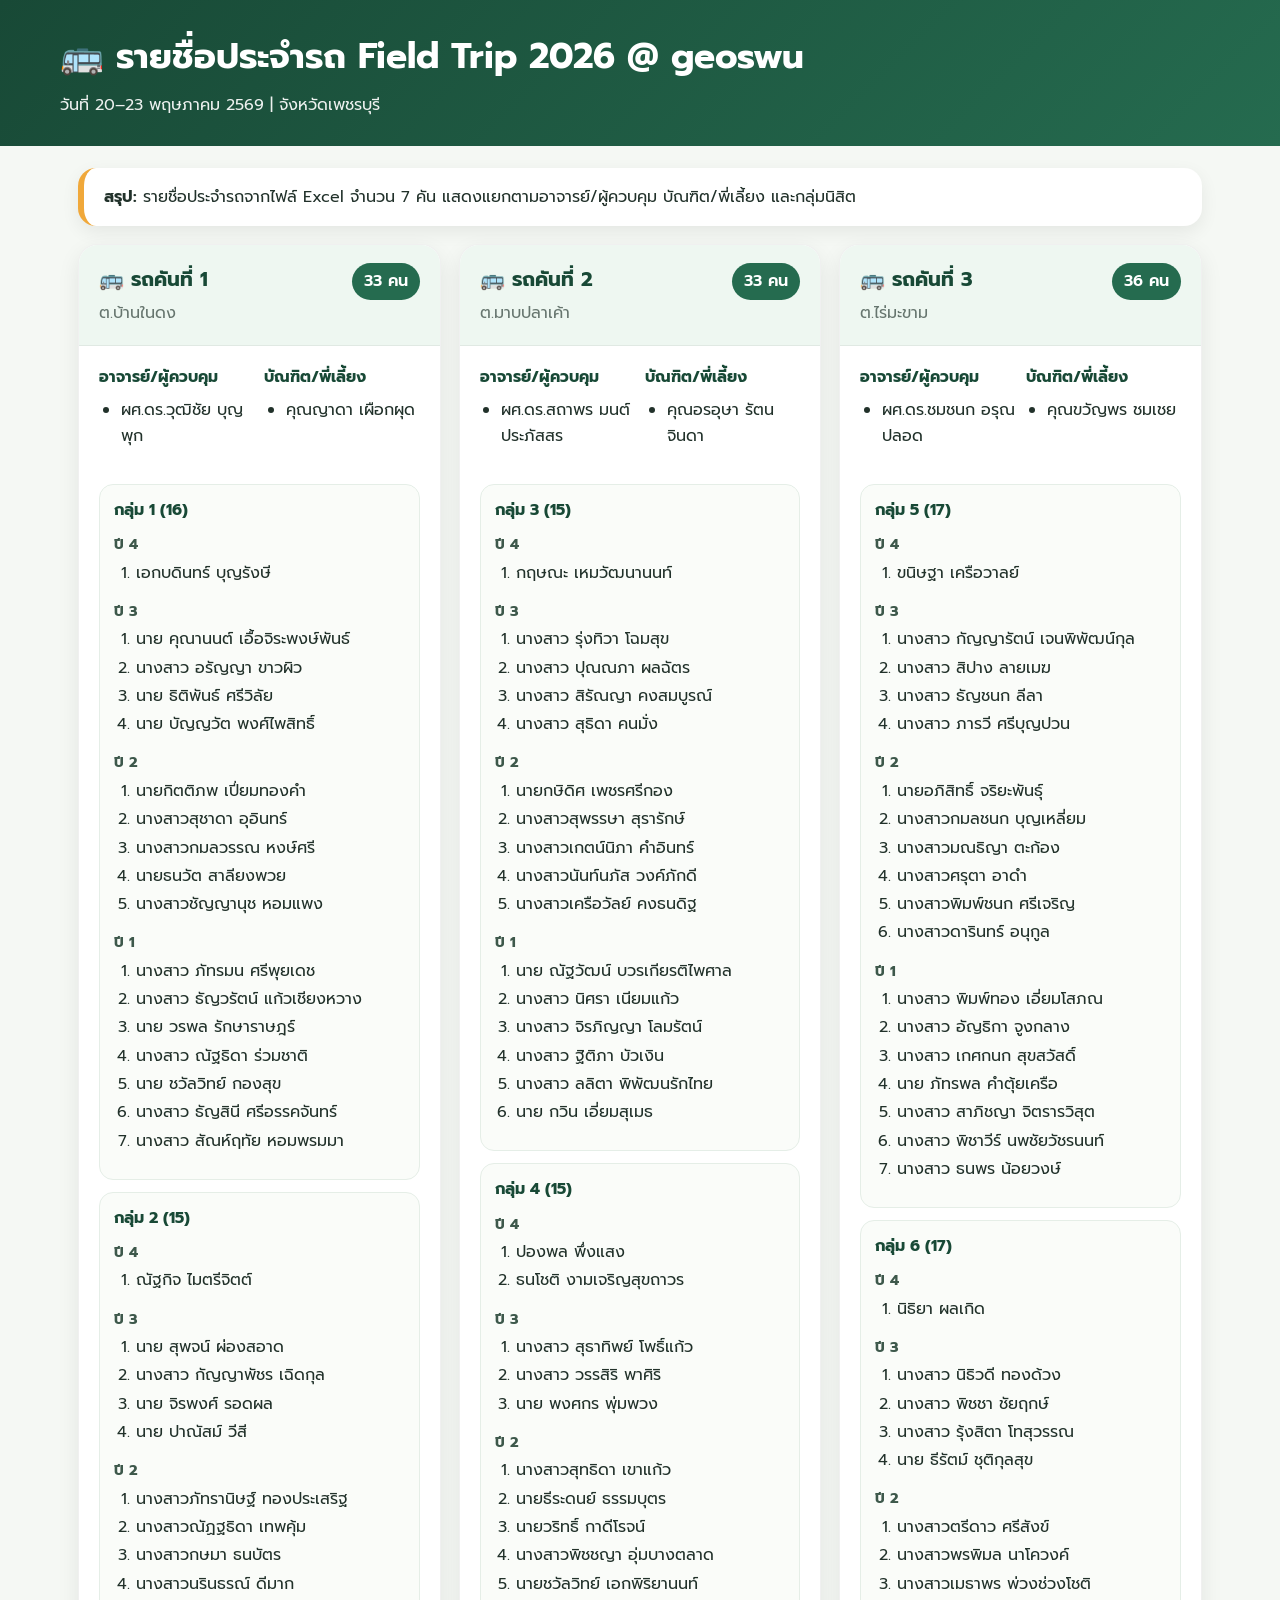
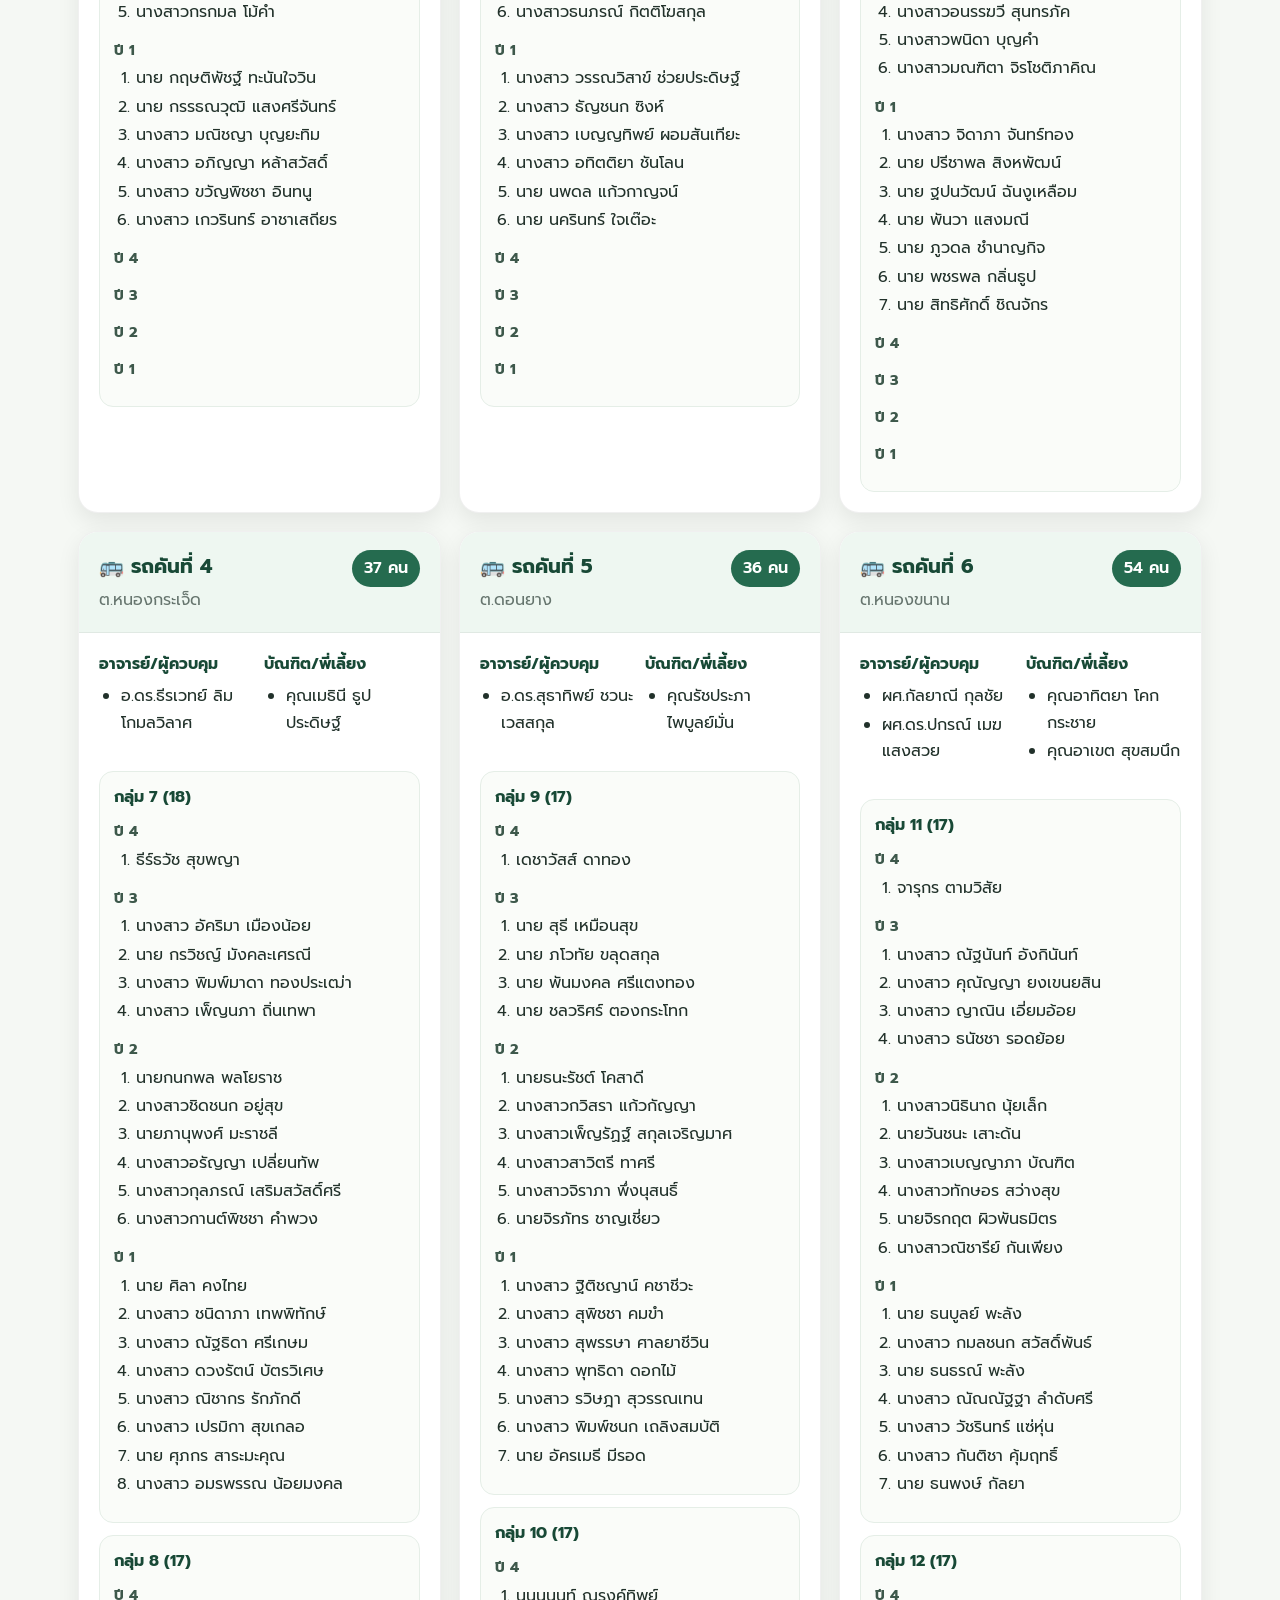
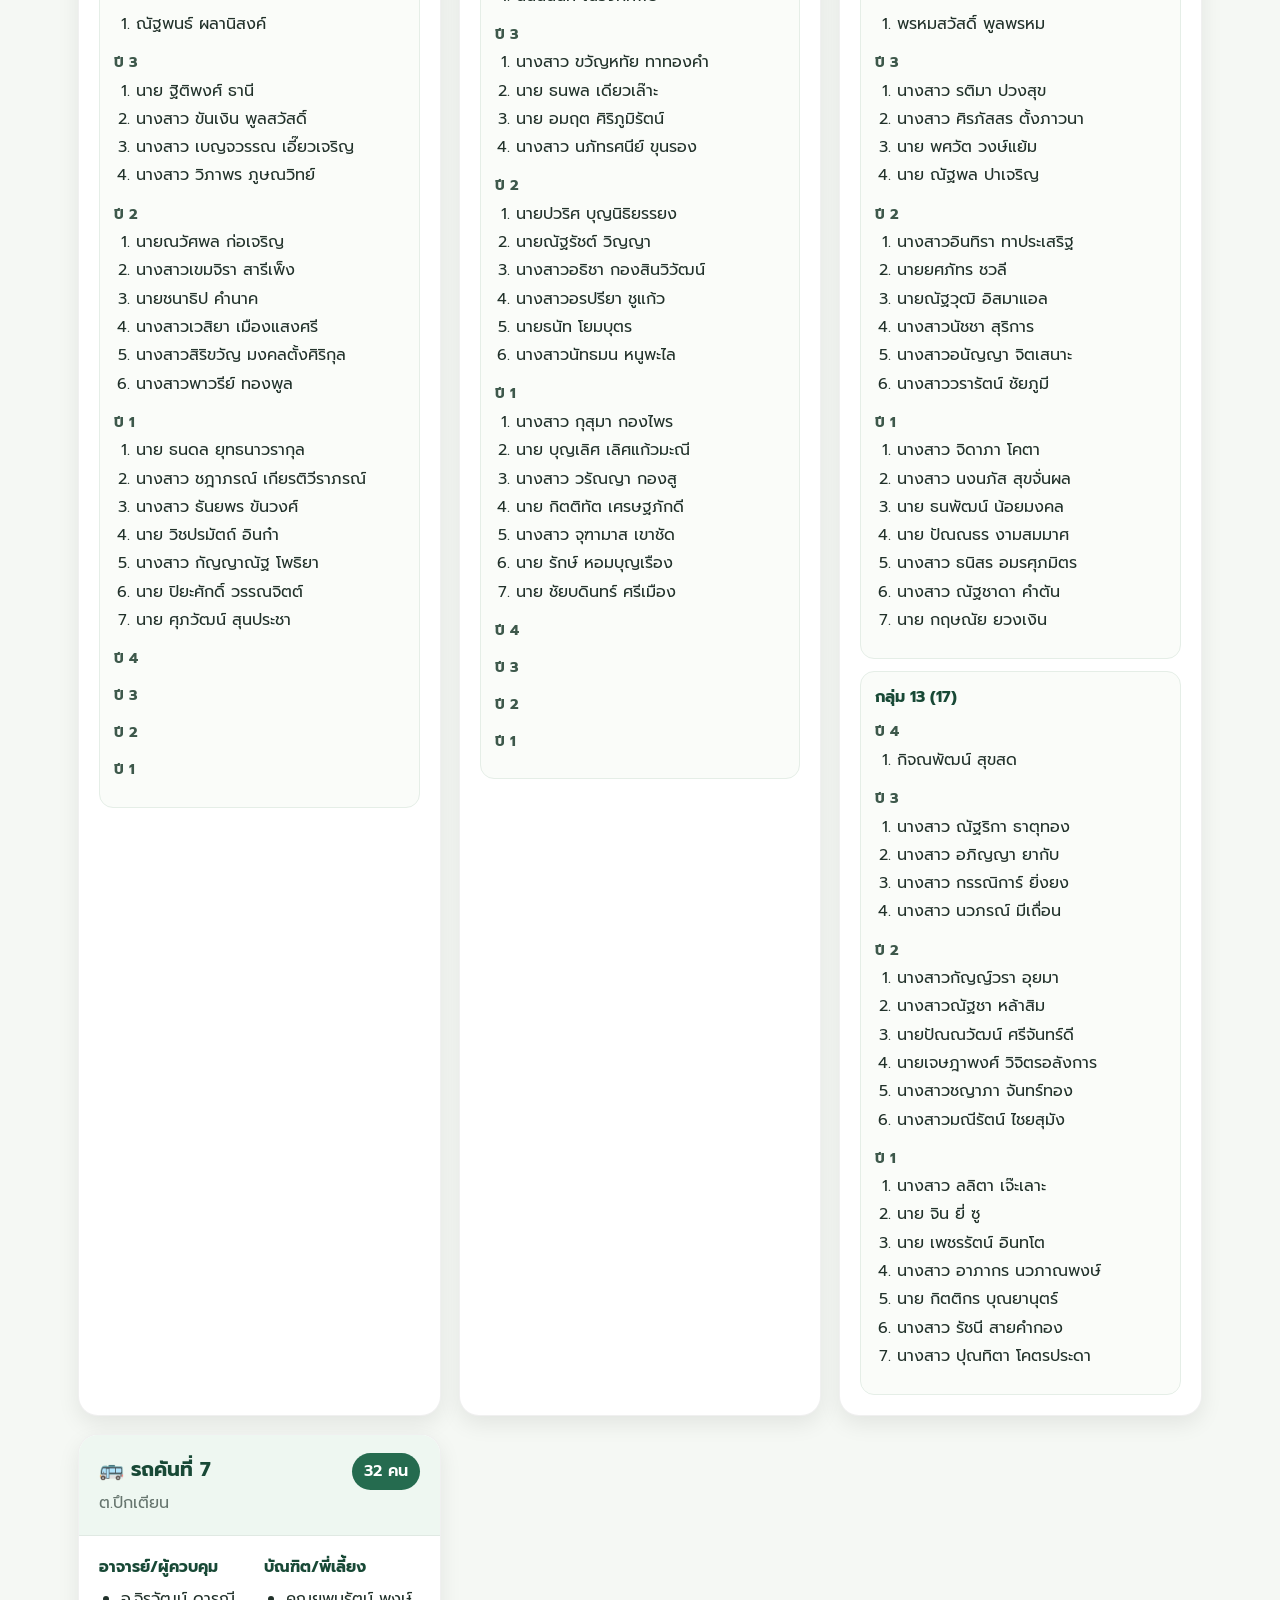
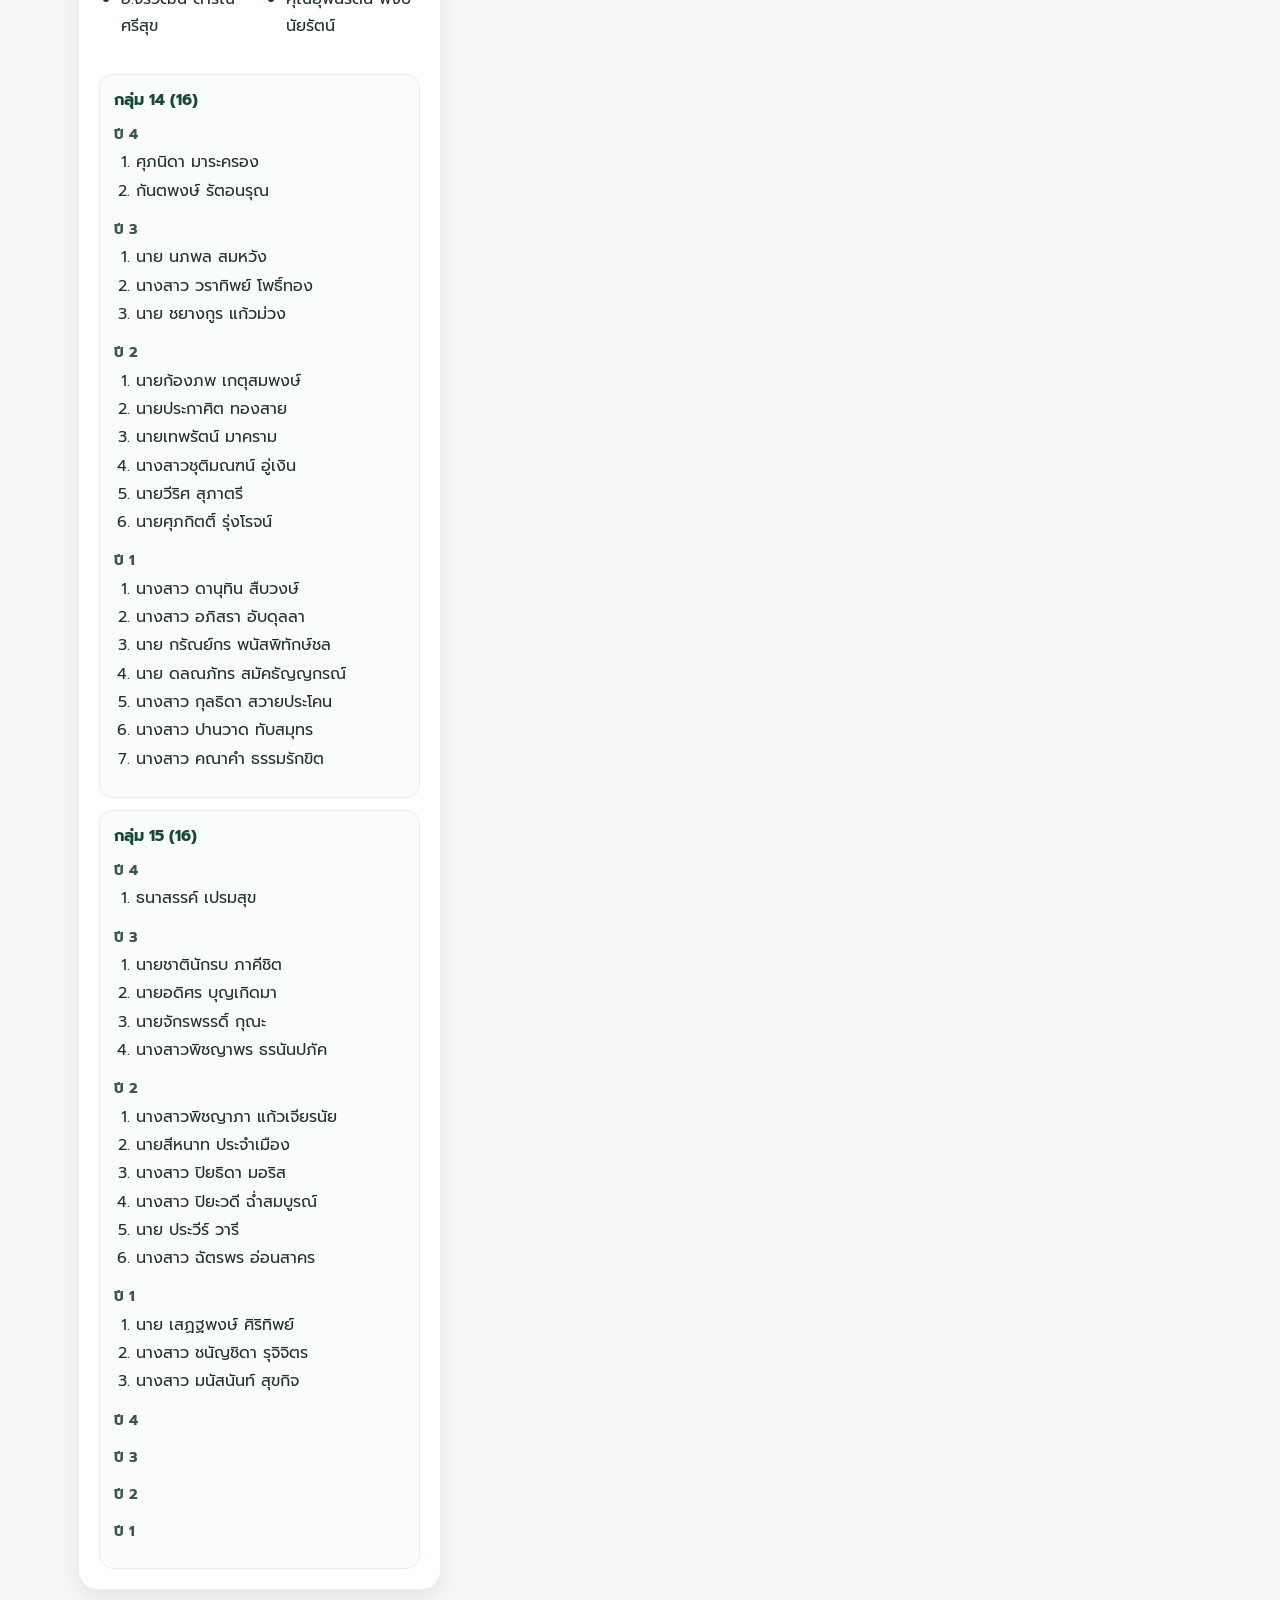
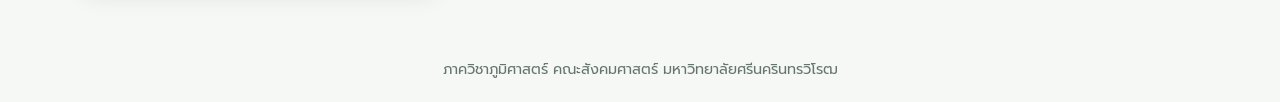
<file: bus_list_readable.html>
<!DOCTYPE html>
<html lang="th">
<head>
  <meta charset="UTF-8">
  <meta name="viewport" content="width=device-width, initial-scale=1.0">
  <title>รายชื่อประจำรถ Field Trip 2026</title>
  <link href="https://fonts.googleapis.com/css2?family=Prompt:wght@300;400;500;600;700&display=swap" rel="stylesheet">
  <style>
    :root { --primary:#256b4f; --primary-dark:#184936; --accent:#f0a83a; --bg:#f5f8f4; --text:#21312a; --muted:#66756e; }
    * { box-sizing:border-box; }
    body { margin:0; font-family:'Prompt', sans-serif; background:var(--bg); color:var(--text); line-height:1.65; }
    header { background:linear-gradient(135deg, var(--primary-dark), var(--primary)); color:white; padding:28px 18px; }
    .wrap { max-width:1160px; margin:auto; }
    h1 { margin:0; font-size:clamp(1.4rem,3vw,2.2rem); }
    .subtitle { opacity:.92; margin-top:.35rem; }
    main { padding:22px 18px 48px; }
    .summary { background:white; border-radius:18px; padding:16px 20px; box-shadow:0 6px 18px rgba(0,0,0,.07); margin-bottom:18px; border-left:6px solid var(--accent); }
    .bus-grid { display:grid; grid-template-columns:repeat(auto-fit,minmax(330px,1fr)); gap:18px; }
    .bus-card { background:white; border-radius:20px; box-shadow:0 8px 22px rgba(0,0,0,.08); overflow:hidden; border:1px solid rgba(0,0,0,.06); }
    .bus-head { display:flex; justify-content:space-between; gap:12px; align-items:flex-start; background:#eef7f1; padding:18px 20px; border-bottom:1px solid rgba(0,0,0,.06); }
    .bus-head h2 { margin:0; color:var(--primary-dark); font-size:1.25rem; }
    .bus-head p { margin:.25rem 0 0; color:var(--muted); }
    .bus-head span { white-space:nowrap; background:var(--primary); color:white; padding:5px 12px; border-radius:999px; font-weight:600; }
    .two-col { display:grid; grid-template-columns:1fr 1fr; gap:10px; padding:16px 20px 4px; }
    h3 { font-size:.98rem; margin:.2rem 0 .35rem; color:var(--primary-dark); }
    ul, ol { margin:.2rem 0 .8rem; padding-left:1.35rem; }
    li { margin:.12rem 0; }
    .groups { padding:6px 20px 20px; }
    .group { background:#fafcf9; border:1px solid #e5eee7; border-radius:14px; padding:12px 14px; margin-top:12px; }
    .group h4 { margin:0 0 .4rem; color:var(--primary-dark); font-size:1rem; }
    .year h5 { margin:.55rem 0 .2rem; color:#3d584b; font-size:.92rem; }
    footer { text-align:center; color:var(--muted); padding:20px; font-size:.9rem; }
    @media (max-width:640px) { .two-col { grid-template-columns:1fr; } .bus-grid { grid-template-columns:1fr; } }
  </style>
</head>
<body>
<header><div class="wrap"><h1>🚌 รายชื่อประจำรถ Field Trip 2026 @ geoswu</h1><div class="subtitle">วันที่ 20–23 พฤษภาคม 2569 | จังหวัดเพชรบุรี</div></div></header>
<main class="wrap">
  <div class="summary"><strong>สรุป:</strong> รายชื่อประจำรถจากไฟล์ Excel จำนวน 7 คัน แสดงแยกตามอาจารย์/ผู้ควบคุม บัณฑิต/พี่เลี้ยง และกลุ่มนิสิต</div>
  <div class="bus-grid">
    
      <article class="bus-card">
        <div class="bus-head">
          <div>
            <h2>🚌 รถคันที่ 1</h2>
            <p>ต.บ้านในดง</p>
          </div>
          <span>33 คน</span>
        </div>
        <div class="two-col">
          <section><h3>อาจารย์/ผู้ควบคุม</h3><ul><li>ผศ.ดร.วุฒิชัย บุญพุก</li></ul></section>
          <section><h3>บัณฑิต/พี่เลี้ยง</h3><ul><li>คุณญาดา เผือกผุด</li></ul></section>
        </div>
        <section class="groups"><div class="group"><h4>กลุ่ม 1 (16)</h4><div class="year"><h5>ปี 4</h5><ol><li>เอกบดินทร์ บุญรังษี</li></ol></div><div class="year"><h5>ปี 3</h5><ol><li>นาย คุณานนต์ เอื้อจิระพงษ์พันธ์</li><li>นางสาว อรัญญา ขาวผิว</li><li>นาย ธิติพันธ์ ศรีวิลัย</li><li>นาย บัญญวัต พงศ์ไพสิทธิ์</li></ol></div><div class="year"><h5>ปี 2</h5><ol><li>นายกิตติภพ เปี่ยมทองคำ</li><li>นางสาวสุชาดา อุอินทร์</li><li>นางสาวกมลวรรณ หงษ์ศรี</li><li>นายธนวัต สาลียงพวย</li><li>นางสาวชัญญานุช หอมแพง</li></ol></div><div class="year"><h5>ปี 1</h5><ol><li>นางสาว ภัทรมน ศรีพุยเดช</li><li>นางสาว ธัญวรัตน์ แก้วเชียงหวาง</li><li>นาย วรพล รักษาราษฎร์</li><li>นางสาว ณัฐธิดา ร่วมชาติ</li><li>นาย ชวัลวิทย์ กองสุข</li><li>นางสาว ธัญสินี ศรีอรรคจันทร์</li><li>นางสาว สัณห์ฤทัย หอมพรมมา</li></ol></div></div><div class="group"><h4>กลุ่ม 2 (15)</h4><div class="year"><h5>ปี 4</h5><ol><li>ณัฐกิจ ไมตรีจิตต์</li></ol></div><div class="year"><h5>ปี 3</h5><ol><li>นาย สุพจน์ ผ่องสอาด</li><li>นางสาว กัญญาพัชร เฉิดกุล</li><li>นาย จิรพงศ์ รอดผล</li><li>นาย ปาณัสม์ วีสี</li></ol></div><div class="year"><h5>ปี 2</h5><ol><li>นางสาวภัทรานิษฐ์ ทองประเสริฐ</li><li>นางสาวณัฏฐธิดา เทพคุ้ม</li><li>นางสาวกษมา ธนบัตร</li><li>นางสาวนรินธรณ์ ดีมาก</li><li>นางสาวกรกมล โม้คำ</li></ol></div><div class="year"><h5>ปี 1</h5><ol><li>นาย กฤษติพัชฐ์ ทะนันใจวิน</li><li>นาย กรรธณวุฒิ แสงศรีจันทร์</li><li>นางสาว มณิชญา บุญยะทิม</li><li>นางสาว อภิญญา หล้าสวัสดิ์</li><li>นางสาว ขวัญพิชชา อินทนู</li><li>นางสาว เกวรินทร์ อาชาเสถียร</li></ol></div><div class="year"><h5>ปี 4</h5><ol></ol></div><div class="year"><h5>ปี 3</h5><ol></ol></div><div class="year"><h5>ปี 2</h5><ol></ol></div><div class="year"><h5>ปี 1</h5><ol></ol></div></div></section>
      </article>
      <article class="bus-card">
        <div class="bus-head">
          <div>
            <h2>🚌 รถคันที่ 2</h2>
            <p>ต.มาบปลาเค้า</p>
          </div>
          <span>33 คน</span>
        </div>
        <div class="two-col">
          <section><h3>อาจารย์/ผู้ควบคุม</h3><ul><li>ผศ.ดร.สถาพร มนต์ประภัสสร</li></ul></section>
          <section><h3>บัณฑิต/พี่เลี้ยง</h3><ul><li>คุณอรอุษา รัตนจินดา</li></ul></section>
        </div>
        <section class="groups"><div class="group"><h4>กลุ่ม 3 (15)</h4><div class="year"><h5>ปี 4</h5><ol><li>กฤษณะ เหมวัฒนานนท์</li></ol></div><div class="year"><h5>ปี 3</h5><ol><li>นางสาว รุ่งทิวา โฉมสุข</li><li>นางสาว ปุณณภา ผลฉัตร</li><li>นางสาว สิรัณญา คงสมบูรณ์</li><li>นางสาว สุธิดา คนมั่ง</li></ol></div><div class="year"><h5>ปี 2</h5><ol><li>นายกษิดิศ เพชรศรีกอง</li><li>นางสาวสุพรรษา สุรารักษ์</li><li>นางสาวเกตน์นิภา คำอินทร์</li><li>นางสาวนันท์นภัส วงค์ภักดี</li><li>นางสาวเครือวัลย์ คงธนดิฐ</li></ol></div><div class="year"><h5>ปี 1</h5><ol><li>นาย ณัฐวัฒน์ บวรเกียรติไพศาล</li><li>นางสาว นิศรา เนียมแก้ว</li><li>นางสาว จิรภิญญา โลมรัตน์</li><li>นางสาว ฐิติภา บัวเงิน</li><li>นางสาว ลลิตา พิพัฒนรักไทย</li><li>นาย กวิน เอี่ยมสุเมธ</li></ol></div></div><div class="group"><h4>กลุ่ม 4 (15)</h4><div class="year"><h5>ปี 4</h5><ol><li>ปองพล พึ่งแสง</li><li>ธนโชติ งามเจริญสุขถาวร</li></ol></div><div class="year"><h5>ปี 3</h5><ol><li>นางสาว สุธาทิพย์ โพธิ์แก้ว</li><li>นางสาว วรรสิริ พาศิริ</li><li>นาย พงศกร พุ่มพวง</li></ol></div><div class="year"><h5>ปี 2</h5><ol><li>นางสาวสุทธิดา เขาแก้ว</li><li>นายธีระดนย์ ธรรมบุตร</li><li>นายวริทธิ์ กาดีโรจน์</li><li>นางสาวพิชชญา อุ่มบางตลาด</li><li>นายชวัลวิทย์ เอกพิริยานนท์</li><li>นางสาวธนภรณ์ กิตติโฆสกุล</li></ol></div><div class="year"><h5>ปี 1</h5><ol><li>นางสาว วรรณวิสาข์ ช่วยประดิษฐ์</li><li>นางสาว ธัญชนก ซิงห์</li><li>นางสาว เบญญทิพย์ ผอมสันเทียะ</li><li>นางสาว อทิตติยา ชันโลน</li><li>นาย นพดล แก้วกาญจน์</li><li>นาย นครินทร์ ใจเต๊อะ</li></ol></div><div class="year"><h5>ปี 4</h5><ol></ol></div><div class="year"><h5>ปี 3</h5><ol></ol></div><div class="year"><h5>ปี 2</h5><ol></ol></div><div class="year"><h5>ปี 1</h5><ol></ol></div></div></section>
      </article>
      <article class="bus-card">
        <div class="bus-head">
          <div>
            <h2>🚌 รถคันที่ 3</h2>
            <p>ต.ไร่มะขาม</p>
          </div>
          <span>36 คน</span>
        </div>
        <div class="two-col">
          <section><h3>อาจารย์/ผู้ควบคุม</h3><ul><li>ผศ.ดร.ชมชนก อรุณปลอด</li></ul></section>
          <section><h3>บัณฑิต/พี่เลี้ยง</h3><ul><li>คุณขวัญพร ชมเชย</li></ul></section>
        </div>
        <section class="groups"><div class="group"><h4>กลุ่ม 5 (17)</h4><div class="year"><h5>ปี 4</h5><ol><li>ขนิษฐา เครือวาลย์</li></ol></div><div class="year"><h5>ปี 3</h5><ol><li>นางสาว กัญญารัตน์ เจนพิพัฒน์กุล</li><li>นางสาว สิปาง ลายเมฆ</li><li>นางสาว ธัญชนก ลีลา</li><li>นางสาว ภารวี ศรีบุญปวน</li></ol></div><div class="year"><h5>ปี 2</h5><ol><li>นายอภิสิทธิ์ จริยะพันธุ์</li><li>นางสาวกมลชนก บุญเหลี่ยม</li><li>นางสาวมณธิญา ตะก้อง</li><li>นางสาวศรุตา อาดำ</li><li>นางสาวพิมพ์ชนก ศรีเจริญ</li><li>นางสาวดารินทร์ อนุกูล</li></ol></div><div class="year"><h5>ปี 1</h5><ol><li>นางสาว พิมพ์ทอง เอี่ยมโสภณ</li><li>นางสาว อัญธิกา จูงกลาง</li><li>นางสาว เกศกนก สุขสวัสดิ์</li><li>นาย ภัทรพล คำตุ้ยเครือ</li><li>นางสาว สาภิชญา จิตรารวิสุต</li><li>นางสาว พิชาวีร์ นพชัยวัชรนนท์</li><li>นางสาว ธนพร น้อยวงษ์</li></ol></div></div><div class="group"><h4>กลุ่ม 6 (17)</h4><div class="year"><h5>ปี 4</h5><ol><li>นิธิยา ผลเกิด</li></ol></div><div class="year"><h5>ปี 3</h5><ol><li>นางสาว นิธิวดี ทองด้วง</li><li>นางสาว พิชชา ชัยฤกษ์</li><li>นางสาว รุ้งสิตา โทสุวรรณ</li><li>นาย ธีรัตม์ ชุติกุลสุข</li></ol></div><div class="year"><h5>ปี 2</h5><ol><li>นางสาวตรีดาว ศรีสังข์</li><li>นางสาวพรพิมล นาโควงค์</li><li>นางสาวเมธาพร พ่วงช่วงโชติ</li><li>นางสาวอนรรฆวี สุนทรภัค</li><li>นางสาวพนิดา บุญคำ</li><li>นางสาวมณฑิตา จิรโชติภาคิณ</li></ol></div><div class="year"><h5>ปี 1</h5><ol><li>นางสาว จิดาภา จันทร์ทอง</li><li>นาย ปรีชาพล สิงหพัฒน์</li><li>นาย ฐปนวัฒน์ ฉันงูเหลือม</li><li>นาย พันวา แสงมณี</li><li>นาย ภูวดล ชำนาญกิจ</li><li>นาย พชรพล กลิ่นธูป</li><li>นาย สิทธิศักดิ์ ชิณจักร</li></ol></div><div class="year"><h5>ปี 4</h5><ol></ol></div><div class="year"><h5>ปี 3</h5><ol></ol></div><div class="year"><h5>ปี 2</h5><ol></ol></div><div class="year"><h5>ปี 1</h5><ol></ol></div></div></section>
      </article>
      <article class="bus-card">
        <div class="bus-head">
          <div>
            <h2>🚌 รถคันที่ 4</h2>
            <p>ต.หนองกระเจ็ด</p>
          </div>
          <span>37 คน</span>
        </div>
        <div class="two-col">
          <section><h3>อาจารย์/ผู้ควบคุม</h3><ul><li>อ.ดร.ธีรเวทย์ ลิมโกมลวิลาศ</li></ul></section>
          <section><h3>บัณฑิต/พี่เลี้ยง</h3><ul><li>คุณเมธินี ธูปประดิษฐ์</li></ul></section>
        </div>
        <section class="groups"><div class="group"><h4>กลุ่ม 7 (18)</h4><div class="year"><h5>ปี 4</h5><ol><li>ธีร์ธวัช สุขพญา</li></ol></div><div class="year"><h5>ปี 3</h5><ol><li>นางสาว อัคริมา เมืองน้อย</li><li>นาย กรวิชญ์ มังคละเศรณี</li><li>นางสาว พิมพ์มาดา ทองประเฒ่า</li><li>นางสาว เพ็ญนภา ถิ่นเทพา</li></ol></div><div class="year"><h5>ปี 2</h5><ol><li>นายกนกพล พลโยราช</li><li>นางสาวชิดชนก อยู่สุข</li><li>นายภานุพงศ์ มะราชลี</li><li>นางสาวอรัญญา เปลี่ยนทัพ</li><li>นางสาวกุลภรณ์ เสริมสวัสดิ์ศรี</li><li>นางสาวกานต์พิชชา คำพวง</li></ol></div><div class="year"><h5>ปี 1</h5><ol><li>นาย ศิลา คงไทย</li><li>นางสาว ชนิดาภา เทพพิทักษ์</li><li>นางสาว ณัฐธิดา ศรีเกษม</li><li>นางสาว ดวงรัตน์ บัตรวิเศษ</li><li>นางสาว ณิชากร รักภักดี</li><li>นางสาว เปรมิกา สุขเกลอ</li><li>นาย ศุภกร สาระมะคุณ</li><li>นางสาว อมรพรรณ น้อยมงคล</li></ol></div></div><div class="group"><h4>กลุ่ม 8 (17)</h4><div class="year"><h5>ปี 4</h5><ol><li>ณัฐพนธ์ ผลานิสงค์</li></ol></div><div class="year"><h5>ปี 3</h5><ol><li>นาย ฐิติพงศ์ ธานี</li><li>นางสาว ขันเงิน พูลสวัสดิ์</li><li>นางสาว เบญจวรรณ เอี๊ยวเจริญ</li><li>นางสาว วิภาพร ภูษณวิทย์</li></ol></div><div class="year"><h5>ปี 2</h5><ol><li>นายณวัศพล ก่อเจริญ</li><li>นางสาวเขมจิรา สารีเพ็ง</li><li>นายชนาธิป คำนาค</li><li>นางสาวเวสิยา เมืองแสงศรี</li><li>นางสาวสิริขวัญ มงคลตั้งศิริกุล</li><li>นางสาวพาวรีย์ ทองพูล</li></ol></div><div class="year"><h5>ปี 1</h5><ol><li>นาย ธนดล ยุทธนาวรากุล</li><li>นางสาว ชฎาภรณ์ เกียรติวีราภรณ์</li><li>นางสาว ธันยพร ขันวงศ์</li><li>นาย วิชปรมัตถ์ อินก๋า</li><li>นางสาว กัญญาณัฐ โพธิยา</li><li>นาย ปิยะศักดิ์ วรรณจิตต์</li><li>นาย ศุภวัฒน์ สุนประชา</li></ol></div><div class="year"><h5>ปี 4</h5><ol></ol></div><div class="year"><h5>ปี 3</h5><ol></ol></div><div class="year"><h5>ปี 2</h5><ol></ol></div><div class="year"><h5>ปี 1</h5><ol></ol></div></div></section>
      </article>
      <article class="bus-card">
        <div class="bus-head">
          <div>
            <h2>🚌 รถคันที่ 5</h2>
            <p>ต.ดอนยาง</p>
          </div>
          <span>36 คน</span>
        </div>
        <div class="two-col">
          <section><h3>อาจารย์/ผู้ควบคุม</h3><ul><li>อ.ดร.สุธาทิพย์ ชวนะเวสสกุล</li></ul></section>
          <section><h3>บัณฑิต/พี่เลี้ยง</h3><ul><li>คุณรัชประภา ไพบูลย์มั่น</li></ul></section>
        </div>
        <section class="groups"><div class="group"><h4>กลุ่ม 9 (17)</h4><div class="year"><h5>ปี 4</h5><ol><li>เดชาวัสส์ ดาทอง</li></ol></div><div class="year"><h5>ปี 3</h5><ol><li>นาย สุธี เหมือนสุข</li><li>นาย ภโวทัย ขลุดสกุล</li><li>นาย พันมงคล ศรีแตงทอง</li><li>นาย ชลวริศร์ ตองกระโทก</li></ol></div><div class="year"><h5>ปี 2</h5><ol><li>นายธนะรัชต์ โคสาดี</li><li>นางสาวกวิสรา แก้วกัญญา</li><li>นางสาวเพ็ญรัฏฐ์ สกุลเจริญมาศ</li><li>นางสาวสาวิตรี ทาศรี</li><li>นางสาวจิราภา พึ่งนุสนธิ์</li><li>นายจิรภัทร ชาญเชี่ยว</li></ol></div><div class="year"><h5>ปี 1</h5><ol><li>นางสาว ฐิติชญาน์ คชาชีวะ</li><li>นางสาว สุพิชชา คมขำ</li><li>นางสาว สุพรรษา ศาลยาชีวิน</li><li>นางสาว พุทธิดา ดอกไม้</li><li>นางสาว รวิษฎา สุวรรณเทน</li><li>นางสาว พิมพ์ชนก เถลิงสมบัติ</li><li>นาย อัครเมธี มีรอด</li></ol></div></div><div class="group"><h4>กลุ่ม 10 (17)</h4><div class="year"><h5>ปี 4</h5><ol><li>นนนนนท์ ณรงค์ทิพย์</li></ol></div><div class="year"><h5>ปี 3</h5><ol><li>นางสาว ขวัญหทัย ทาทองคำ</li><li>นาย ธนพล เดียวเล๊าะ</li><li>นาย อมฤต ศิริภูมิรัตน์</li><li>นางสาว นภัทรศนีย์ ขุนรอง</li></ol></div><div class="year"><h5>ปี 2</h5><ol><li>นายปวริศ บุญนิธิยรรยง</li><li>นายณัฐรัชต์ วิญญา</li><li>นางสาวอธิชา กองสินวิวัฒน์</li><li>นางสาวอรปรียา ชูแก้ว</li><li>นายธนัท โยมบุตร</li><li>นางสาวนัทธมน หนูพะไล</li></ol></div><div class="year"><h5>ปี 1</h5><ol><li>นางสาว กุสุมา กองไพร</li><li>นาย บุญเลิศ เลิศแก้วมะณี</li><li>นางสาว วรัณญา กองสู</li><li>นาย กิตติทัต เศรษฐภักดี</li><li>นางสาว จุฑามาส เขาชัด</li><li>นาย รักษ์ หอมบุญเรือง</li><li>นาย ชัยบดินทร์ ศรีเมือง</li></ol></div><div class="year"><h5>ปี 4</h5><ol></ol></div><div class="year"><h5>ปี 3</h5><ol></ol></div><div class="year"><h5>ปี 2</h5><ol></ol></div><div class="year"><h5>ปี 1</h5><ol></ol></div></div></section>
      </article>
      <article class="bus-card">
        <div class="bus-head">
          <div>
            <h2>🚌 รถคันที่ 6</h2>
            <p>ต.หนองขนาน</p>
          </div>
          <span>54 คน</span>
        </div>
        <div class="two-col">
          <section><h3>อาจารย์/ผู้ควบคุม</h3><ul><li>ผศ.กัลยาณี กุลชัย</li><li>ผศ.ดร.ปกรณ์ เมฆแสงสวย</li></ul></section>
          <section><h3>บัณฑิต/พี่เลี้ยง</h3><ul><li>คุณอาทิตยา โคกกระชาย</li><li>คุณอาเขต สุขสมนึก</li></ul></section>
        </div>
        <section class="groups"><div class="group"><h4>กลุ่ม 11 (17)</h4><div class="year"><h5>ปี 4</h5><ol><li>จารุกร ตามวิสัย</li></ol></div><div class="year"><h5>ปี 3</h5><ol><li>นางสาว ณัฐนันท์ อังกินันท์</li><li>นางสาว คุณัญญา ยงเขนยสิน</li><li>นางสาว ญาณิน เอี่ยมอ้อย</li><li>นางสาว ธนัชชา รอดย้อย</li></ol></div><div class="year"><h5>ปี 2</h5><ol><li>นางสาวนิธินาถ นุ้ยเล็ก</li><li>นายวันชนะ เสาะด้น</li><li>นางสาวเบญญาภา บัณฑิต</li><li>นางสาวทักษอร สว่างสุข</li><li>นายจิรกฤต ผิวพันธมิตร</li><li>นางสาวณิชารีย์ กันเพียง</li></ol></div><div class="year"><h5>ปี 1</h5><ol><li>นาย ธนบูลย์ พะลัง</li><li>นางสาว กมลชนก สวัสดิ์พันธ์</li><li>นาย ธนธรณ์ พะลัง</li><li>นางสาว ณัณณัฐฐา ลำดับศรี</li><li>นางสาว วัชรินทร์ แซ่หุ่น</li><li>นางสาว กันติชา คุ้มฤทธิ์</li><li>นาย ธนพงษ์ กัลยา</li></ol></div></div><div class="group"><h4>กลุ่ม 12 (17)</h4><div class="year"><h5>ปี 4</h5><ol><li>พรหมสวัสดิ์ พูลพรหม</li></ol></div><div class="year"><h5>ปี 3</h5><ol><li>นางสาว รติมา ปวงสุข</li><li>นางสาว ศิรภัสสร ตั้งภาวนา</li><li>นาย พศวัต วงษ์แย้ม</li><li>นาย ณัฐพล ปาเจริญ</li></ol></div><div class="year"><h5>ปี 2</h5><ol><li>นางสาวอินทิรา ทาประเสริฐ</li><li>นายยศภัทร ชวลี</li><li>นายณัฐวุฒิ อิสมาแอล</li><li>นางสาวนัชชา สุริการ</li><li>นางสาวอนัญญา จิตเสนาะ</li><li>นางสาววรารัตน์ ชัยภูมี</li></ol></div><div class="year"><h5>ปี 1</h5><ol><li>นางสาว จิดาภา โคตา</li><li>นางสาว นงนภัส สุขจั่นผล</li><li>นาย ธนพัฒน์ น้อยมงคล</li><li>นาย ปัณณธร งามสมมาศ</li><li>นางสาว ธนิสร อมรศุภมิตร</li><li>นางสาว ณัฐชาดา คำตัน</li><li>นาย กฤษณัย ยวงเงิน</li></ol></div></div><div class="group"><h4>กลุ่ม 13 (17)</h4><div class="year"><h5>ปี 4</h5><ol><li>กิจณพัฒน์ สุขสด</li></ol></div><div class="year"><h5>ปี 3</h5><ol><li>นางสาว ณัฐริกา ธาตุทอง</li><li>นางสาว อภิญญา ยากับ</li><li>นางสาว กรรณิการ์ ยิ่งยง</li><li>นางสาว นวภรณ์ มีเถื่อน</li></ol></div><div class="year"><h5>ปี 2</h5><ol><li>นางสาวกัญญ์วรา อุยมา</li><li>นางสาวณัฐชา หล้าสิม</li><li>นายปัณณวัฒน์ ศรีจันทร์ดี</li><li>นายเจษฎาพงศ์ วิจิตรอลังการ</li><li>นางสาวชญาภา จันทร์ทอง</li><li>นางสาวมณีรัตน์ ไชยสุมัง</li></ol></div><div class="year"><h5>ปี 1</h5><ol><li>นางสาว ลลิตา เจ๊ะเลาะ</li><li>นาย จิน ยี่ ซู</li><li>นาย เพชรรัตน์ อินทโต</li><li>นางสาว อาภากร นวภาณพงษ์</li><li>นาย กิตติกร บุณยานุตร์</li><li>นางสาว รัชนี สายคำกอง</li><li>นางสาว ปุณทิตา โคตรประดา</li></ol></div></div></section>
      </article>
      <article class="bus-card">
        <div class="bus-head">
          <div>
            <h2>🚌 รถคันที่ 7</h2>
            <p>ต.ปึกเตียน</p>
          </div>
          <span>32 คน</span>
        </div>
        <div class="two-col">
          <section><h3>อาจารย์/ผู้ควบคุม</h3><ul><li>อ.จิรวัฒน์ ดารณีศรีสุข</li></ul></section>
          <section><h3>บัณฑิต/พี่เลี้ยง</h3><ul><li>คุณยุพนรัตน์ พงษ์นัยรัตน์</li></ul></section>
        </div>
        <section class="groups"><div class="group"><h4>กลุ่ม 14 (16)</h4><div class="year"><h5>ปี 4</h5><ol><li>ศุภนิดา มาระครอง</li><li>กันตพงษ์ รัตอนรุณ</li></ol></div><div class="year"><h5>ปี 3</h5><ol><li>นาย นภพล สมหวัง</li><li>นางสาว วราทิพย์ โพธิ์ทอง</li><li>นาย ชยางกูร แก้วม่วง</li></ol></div><div class="year"><h5>ปี 2</h5><ol><li>นายก้องภพ เกตุสมพงษ์</li><li>นายประกาศิต ทองสาย</li><li>นายเทพรัตน์ มาคราม</li><li>นางสาวชุติมณฑน์ อู่เงิน</li><li>นายวีริศ สุภาตรี</li><li>นายศุภกิตติ์ รุ่งโรจน์</li></ol></div><div class="year"><h5>ปี 1</h5><ol><li>นางสาว ดานุทิน สืบวงษ์</li><li>นางสาว อภิสรา อับดุลลา</li><li>นาย กรัณย์กร พนัสพิทักษ์ชล</li><li>นาย ดลณภัทร สมัคธัญญกรณ์</li><li>นางสาว กุลธิดา สวายประโคน</li><li>นางสาว ปานวาด ทับสมุทร</li><li>นางสาว คณาคำ ธรรมรักขิต</li></ol></div></div><div class="group"><h4>กลุ่ม 15 (16)</h4><div class="year"><h5>ปี 4</h5><ol><li>ธนาสรรค์ เปรมสุข</li></ol></div><div class="year"><h5>ปี 3</h5><ol><li>นายชาตินักรบ ภาคีชิต</li><li>นายอดิศร บุญเกิดมา</li><li>นายจักรพรรดิ์ กุณะ</li><li>นางสาวพิชญาพร ธรนันปภัค</li></ol></div><div class="year"><h5>ปี 2</h5><ol><li>นางสาวพิชญาภา แก้วเจียรนัย</li><li>นายสีหนาท ประจำเมือง</li><li>นางสาว ปิยธิดา มอริส</li><li>นางสาว ปิยะวดี ฉ่ำสมบูรณ์</li><li>นาย ประวีร์ วารี</li><li>นางสาว ฉัตรพร อ่อนสาคร</li></ol></div><div class="year"><h5>ปี 1</h5><ol><li>นาย เสฏฐพงษ์ ศิริทิพย์</li><li>นางสาว ชนัญชิดา รุจิจิตร</li><li>นางสาว มนัสนันท์ สุขกิจ</li></ol></div><div class="year"><h5>ปี 4</h5><ol></ol></div><div class="year"><h5>ปี 3</h5><ol></ol></div><div class="year"><h5>ปี 2</h5><ol></ol></div><div class="year"><h5>ปี 1</h5><ol></ol></div></div></section>
      </article>
  </div>
</main>
<footer>ภาควิชาภูมิศาสตร์ คณะสังคมศาสตร์ มหาวิทยาลัยศรีนครินทรวิโรฒ</footer>
</body>
</html>
</file>
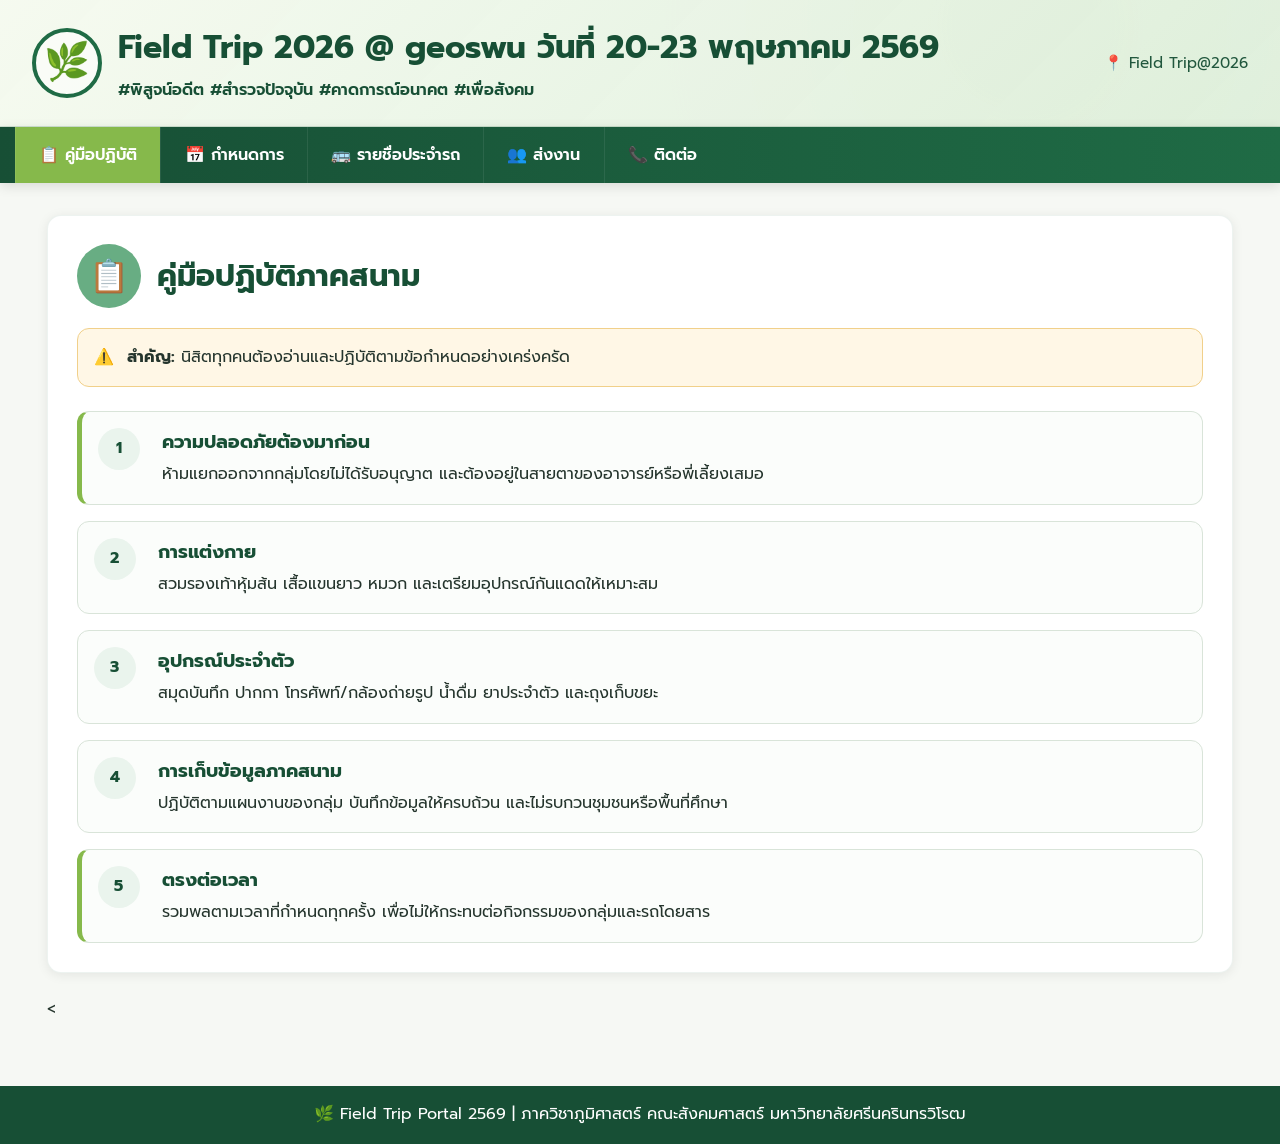
<file: fieldtrip_2026_submit_upload_email_fixed.html>
<!DOCTYPE html>
<html lang="th">
<head>
<meta charset="UTF-8">
<meta name="viewport" content="width=device-width, initial-scale=1.0">
<title>ภาคสนาม - Field Work 2026 @ geoswu</title>
<link href="https://fonts.googleapis.com/css2?family=Prompt:wght@300;400;500;600;700&display=swap" rel="stylesheet">

<style>
:root {
    --primary: #1f6b45;
    --primary-dark: #174f35;
    --primary-light: #eaf4ed;
    --accent: #86b94b;
    --bg: #f6f8f4;
    --text: #25352d;
    --text-light: #65746b;
    --border: #d9e4d9;
    --white: #ffffff;
    --warning: #fff7e6;
    --info: #eaf4ff;
}

* {
    box-sizing: border-box;
    margin: 0;
    padding: 0;
}

body {
    font-family: 'Prompt', sans-serif;
    background: var(--bg);
    color: var(--text);
    line-height: 1.6;
}

header {
    background:
        linear-gradient(135deg, rgba(245,250,240,.95), rgba(222,239,219,.92)),
        radial-gradient(circle at 80% 20%, rgba(134,185,75,.3), transparent 35%);
    color: var(--primary-dark);
    padding: 1.4rem 2rem;
    border-bottom: 1px solid rgba(31,107,69,.18);
}

.header-content {
    max-width: 1250px;
    margin: auto;
    display: flex;
    align-items: center;
    justify-content: space-between;
    gap: 1rem;
}

.logo {
    display: flex;
    align-items: center;
    gap: 1rem;
}

.logo-icon {
    width: 70px;
    height: 70px;
    border: 4px solid var(--primary);
    border-radius: 50%;
    display: inline-flex;
    align-items: center;
    justify-content: center;
    font-size: 2.3rem;
    background: rgba(255,255,255,.55);
}

.logo h1 {
    font-size: 2rem;
    font-weight: 700;
    margin-bottom: .25rem;
}

.logo span {
    font-weight: 600;
}

nav {
    position: sticky;
    top: 0;
    z-index: 20;
    background: linear-gradient(90deg, var(--primary-dark), var(--primary));
    box-shadow: 0 3px 12px rgba(0,0,0,.12);
}

.nav-container {
    max-width: 1250px;
    margin: auto;
}

.nav-tabs {
    display: flex;
    overflow-x: auto;
}

.nav-tab {
    border: 0;
    background: transparent;
    color: white;
    padding: 1rem 1.45rem;
    cursor: pointer;
    font-family: inherit;
    font-weight: 600;
    font-size: 1rem;
    white-space: nowrap;
    border-left: 1px solid rgba(255,255,255,.08);
    transition: .2s;
}

.nav-tab:hover,
.nav-tab.active {
    background: var(--accent);
}

main {
    max-width: 1250px;
    margin: auto;
    padding: 2rem;
}

.page {
    display: none;
}

.page.active {
    display: block;
}

.card {
    background: var(--white);
    border-radius: 14px;
    padding: 1.8rem;
    box-shadow: 0 2px 12px rgba(0,0,0,.08);
    border: 1px solid rgba(31,107,69,.08);
    margin-bottom: 1.5rem;
}

.card-header {
    display: flex;
    align-items: center;
    gap: 1rem;
    margin-bottom: 1.2rem;
}

.card-icon {
    width: 64px;
    height: 64px;
    border-radius: 50%;
    background: #68ad83;
    display: inline-flex;
    align-items: center;
    justify-content: center;
    color: white;
    font-size: 2rem;
}

.card-header h2 {
    color: var(--primary-dark);
    font-size: 1.9rem;
}

.alert {
    display: flex;
    gap: .8rem;
    padding: 1rem;
    border-radius: 12px;
    margin: 1rem 0 1.5rem;
}

.alert-warning {
    background: var(--warning);
    border: 1px solid #f1d08a;
}

.alert-info {
    background: var(--info);
    border: 1px solid #b8d8ff;
}

.rules-list {
    list-style: none;
    display: grid;
    gap: 1rem;
}

.rule-item {
    display: grid;
    grid-template-columns: 48px 1fr;
    gap: 1rem;
    padding: 1rem;
    border: 1px solid var(--border);
    border-radius: 12px;
    background: #fbfdfb;
}

.rule-number {
    width: 42px;
    height: 42px;
    background: var(--primary-light);
    color: var(--primary-dark);
    border-radius: 50%;
    display: inline-flex;
    align-items: center;
    justify-content: center;
    font-weight: 700;
}

.rule-item.important {
    border-left: 5px solid var(--accent);
}

.rule-content h3 {
    color: var(--primary-dark);
    margin-bottom: .25rem;
}

.schedule-item {
    display: grid;
    grid-template-columns: 90px 1fr;
    gap: 1rem;
    padding: 1rem 0;
    border-bottom: 1px solid #edf0ed;
}

.schedule-time {
    color: var(--primary-dark);
    font-weight: 700;
}

.schedule-activity h4 {
    color: var(--primary-dark);
}

.groups-grid {
    display: grid;
    grid-template-columns: repeat(auto-fit, minmax(260px, 1fr));
    gap: 1rem;
}

.group-card {
    background: #fbfdfb;
    border: 1px solid var(--border);
    border-radius: 12px;
    padding: 1rem;
}

.group-card h3 {
    color: var(--primary-dark);
    margin-bottom: .5rem;
}

.bus-grid {
    display: grid;
    gap: 1.2rem;
}

.bus-card {
    border: 1px solid var(--border);
    border-radius: 12px;
    overflow: hidden;
    background: white;
}

.bus-header {
    background: var(--primary-light);
    padding: .85rem 1.2rem;
    display: flex;
    align-items: center;
    justify-content: space-between;
    gap: 1rem;
    flex-wrap: wrap;
}

.bus-header h3 {
    color: var(--primary-dark);
    font-size: 1.25rem;
}

.bus-header span {
    color: var(--text-light);
    font-weight: 500;
}

.bus-content {
    display: grid;
    grid-template-columns: 1fr 1fr 2fr;
    gap: 1rem;
    padding: 1.2rem;
}

.bus-section {
    padding-right: 1rem;
    border-right: 1px solid #e5ece5;
}

.bus-section:last-child {
    border-right: none;
}

.bus-section h4 {
    color: var(--primary-dark);
    margin-bottom: .6rem;
}

.group-pill-list {
    display: grid;
    gap: .8rem;
}

.group-pill {
    background: #f8fbf8;
    border: 1px solid #e1eae1;
    border-radius: 10px;
    padding: .85rem;
}

.group-title {
    color: var(--primary-dark);
    font-weight: 700;
    margin-bottom: .5rem;
}

.year-block {
    margin-top: .65rem;
}

.year-block h5 {
    color: var(--primary);
    font-size: .95rem;
    margin-bottom: .25rem;
}

.student-list {
    columns: 2;
    column-gap: 1.5rem;
    padding-left: 1.2rem;
}

.student-list li {
    break-inside: avoid;
    margin-bottom: .28rem;
    font-size: .94rem;
}

.form-group {
    margin-bottom: 1rem;
}

label {
    display: block;
    font-weight: 600;
    margin-bottom: .4rem;
    color: var(--primary-dark);
}

input, select, textarea {
    width: 100%;
    border: 1px solid var(--border);
    border-radius: 10px;
    padding: .8rem;
    font-family: inherit;
}

textarea {
    min-height: 110px;
}

.file-upload {
    border: 2px dashed var(--border);
    border-radius: 12px;
    padding: 1.2rem;
    text-align: center;
    cursor: pointer;
    background: #fbfdfb;
}

.file-upload input {
    display: none;
}

.file-upload-icon {
    font-size: 2.2rem;
}

.btn {
    border: none;
    padding: .85rem 1.2rem;
    border-radius: 10px;
    cursor: pointer;
    font-family: inherit;
    font-weight: 700;
}

.btn-primary {
    background: var(--primary);
    color: white;
}

.contact-grid {
    display: grid;
    grid-template-columns: repeat(auto-fit, minmax(260px, 1fr));
    gap: 1rem;
}

.contact-item {
    display: flex;
    gap: .8rem;
    background: #fbfdfb;
    border: 1px solid var(--border);
    border-radius: 12px;
    padding: 1rem;
}

.contact-icon {
    font-size: 1.6rem;
}

footer {
    background: var(--primary-dark);
    color: white;
    padding: 1rem;
    text-align: center;
    margin-top: 2rem;
}

.toast {
    position: fixed;
    right: 1.2rem;
    bottom: 1.2rem;
    background: var(--primary-dark);
    color: white;
    padding: .9rem 1.2rem;
    border-radius: 10px;
    box-shadow: 0 5px 18px rgba(0,0,0,.18);
    display: none;
}

.toast.show {
    display: block;
}

@media (max-width: 900px) {
    .header-content {
        align-items: flex-start;
        flex-direction: column;
    }
    .logo h1 {
        font-size: 1.35rem;
    }
    .logo-icon {
        width: 54px;
        height: 54px;
        font-size: 1.8rem;
    }
    main {
        padding: 1rem;
    }
    .bus-content {
        grid-template-columns: 1fr;
    }
    .bus-section {
        border-right: none;
        border-bottom: 1px solid #e5ece5;
        padding-bottom: 1rem;
    }
    .bus-section:last-child {
        border-bottom: none;
    }
    .student-list {
        columns: 1;
    }
    .schedule-item {
        grid-template-columns: 70px 1fr;
    }
}
</style>
</head>

<body>
<header>
    <div class="header-content">
        <div class="logo">
            <span class="logo-icon">🌿</span>
            <div>
                <h1>Field Trip 2026 @ geoswu วันที่ 20-23 พฤษภาคม 2569</h1>
                <span>#พิสูจน์อดีต #สำรวจปัจจุบัน #คาดการณ์อนาคต #เพื่อสังคม</span>
            </div>
        </div>
        <div style="font-size: 0.95rem; opacity: 0.95;">📍 Field Trip@2026</div>
    </div>
</header>

<nav>
    <div class="nav-container">
        <div class="nav-tabs">
            <button class="nav-tab active" data-page="rules">📋 คู่มือปฏิบัติ</button>
            <button class="nav-tab" data-page="schedule">📅 กำหนดการ</button>
            <button class="nav-tab" data-page="bus-list">🚌 รายชื่อประจำรถ</button>
            <button class="nav-tab" data-page="submit">👥 ส่งงาน</button>
            <button class="nav-tab" data-page="contact">📞 ติดต่อ</button>
        </div>
    </div>
</nav>

<main>
    <div class="page active" id="rules">
        <div class="card">
            <div class="card-header">
                <span class="card-icon">📋</span>
                <h2>คู่มือปฏิบัติภาคสนาม</h2>
            </div>
            <div class="alert alert-warning">
                <span>⚠️</span>
                <div><strong>สำคัญ:</strong> นิสิตทุกคนต้องอ่านและปฏิบัติตามข้อกำหนดอย่างเคร่งครัด</div>
            </div>
            <ul class="rules-list">
                <li class="rule-item important"><span class="rule-number">1</span><div class="rule-content"><h3>ความปลอดภัยต้องมาก่อน</h3><p>ห้ามแยกออกจากกลุ่มโดยไม่ได้รับอนุญาต และต้องอยู่ในสายตาของอาจารย์หรือพี่เลี้ยงเสมอ</p></div></li>
                <li class="rule-item"><span class="rule-number">2</span><div class="rule-content"><h3>การแต่งกาย</h3><p>สวมรองเท้าหุ้มส้น เสื้อแขนยาว หมวก และเตรียมอุปกรณ์กันแดดให้เหมาะสม</p></div></li>
                <li class="rule-item"><span class="rule-number">3</span><div class="rule-content"><h3>อุปกรณ์ประจำตัว</h3><p>สมุดบันทึก ปากกา โทรศัพท์/กล้องถ่ายรูป น้ำดื่ม ยาประจำตัว และถุงเก็บขยะ</p></div></li>
                <li class="rule-item"><span class="rule-number">4</span><div class="rule-content"><h3>การเก็บข้อมูลภาคสนาม</h3><p>ปฏิบัติตามแผนงานของกลุ่ม บันทึกข้อมูลให้ครบถ้วน และไม่รบกวนชุมชนหรือพื้นที่ศึกษา</p></div></li>
                <li class="rule-item important"><span class="rule-number">5</span><div class="rule-content"><h3>ตรงต่อเวลา</h3><p>รวมพลตามเวลาที่กำหนดทุกครั้ง เพื่อไม่ให้กระทบต่อกิจกรรมของกลุ่มและรถโดยสาร</p></div></li>
            </ul>
        </div>
    </div>

    <div class="page" id="schedule">
        <div class="card">
            <div class="card-header">
                <span class="card-icon">📅</span>
                <h2>กำหนดการภาคสนาม</h2>
            </div>
            <div class="alert alert-info">
                <span>📍</span>
                <div>
                    <strong>สถานที่:</strong> จังหวัดเพชรบุรี<br>
                    <strong>วันที่:</strong> 20-23 พฤษภาคม 2569<br>
                    <strong>ที่พัก:</strong> ชะอำ อีโค่ แคมป์ อำเภอชะอำ จังหวัดเพชรบุรี
                </div>
            </div>
            <h3 style="margin: 1.5rem 0 1rem; color: var(--primary-dark);">วันที่ 20 พฤษภาคม 2569</h3>
            <div class="schedule-item"><div class="schedule-time">06:00</div><div class="schedule-activity"><h4>เช็คชื่อ เข้ากลุ่ม และขึ้นรถ</h4><p>นิสิตนำสัมภาระขึ้นรถ</p></div></div>
            <div class="schedule-item"><div class="schedule-time">06:30</div><div class="schedule-activity"><h4>เดินทางออกจาก มศว</h4><p>เดินทางโดยรถบัสโดยสารปรับอากาศ พร้อมรับประทานอาหารเช้าบนรถ</p></div></div>
            <div class="schedule-item"><div class="schedule-time">09:00</div><div class="schedule-activity"><h4>เดินทางถึงที่พัก</h4><p>ชะอำ อีโค่ แคมป์ และเตรียมความพร้อมออกภาคสนาม</p></div></div>
            <div class="schedule-item"><div class="schedule-time">10:00</div><div class="schedule-activity"><h4>แบ่งกลุ่มสำรวจภาคสนาม</h4><p>นิสิตสำรวจและฝึกปฏิบัติในพื้นที่แต่ละชุมชน/หมู่บ้านตามที่ได้รับมอบหมาย</p></div></div>
            <div class="schedule-item"><div class="schedule-time">18:00</div><div class="schedule-activity"><h4>ฝึกภาคปฏิบัติการวางแผนเก็บข้อมูลภาคสนาม</h4><p>วิทยากร 8 ท่าน ฝึกภาคปฏิบัติให้นิสิต 16 กลุ่ม</p></div></div>
            <div class="schedule-item"><div class="schedule-time">22:00</div><div class="schedule-activity"><h4>พักผ่อนตามอัธยาศัย</h4></div></div>

            <h3 style="margin: 1.5rem 0 1rem; color: var(--primary-dark);">วันที่ 21 พฤษภาคม 2569</h3>
            <div class="schedule-item"><div class="schedule-time">07:00</div><div class="schedule-activity"><h4>รับประทานอาหารเช้า</h4></div></div>
            <div class="schedule-item"><div class="schedule-time">08:30</div><div class="schedule-activity"><h4>ออกเดินทางฝึกอบรมและปฏิบัติการภาคสนาม</h4><p>สำรวจและฝึกปฏิบัติในพื้นที่แต่ละชุมชน/หมู่บ้านต่อ</p></div></div>
            <div class="schedule-item"><div class="schedule-time">13:00</div><div class="schedule-activity"><h4>วิเคราะห์ข้อมูลและประชุมกลุ่ม</h4></div></div>
            <div class="schedule-item"><div class="schedule-time">22:00</div><div class="schedule-activity"><h4>พักผ่อนตามอัธยาศัย</h4></div></div>

            <h3 style="margin: 1.5rem 0 1rem; color: var(--primary-dark);">วันที่ 22 พฤษภาคม 2569</h3>
            <div class="schedule-item"><div class="schedule-time">08:30</div><div class="schedule-activity"><h4>วิเคราะห์ข้อมูลและประชุมกลุ่ม</h4></div></div>
            <div class="schedule-item"><div class="schedule-time">13:00</div><div class="schedule-activity"><h4>นำเสนอผลจากการสำรวจภาคสนาม</h4></div></div>
            <div class="schedule-item"><div class="schedule-time">18:00</div><div class="schedule-activity"><h4>นำเสนอผลจากการสำรวจภาคสนาม</h4></div></div>

            <h3 style="margin: 1.5rem 0 1rem; color: var(--primary-dark);">วันที่ 23 พฤษภาคม 2569</h3>
            <div class="schedule-item"><div class="schedule-time">08:00</div><div class="schedule-activity"><h4>กิจกรรมฐานการเรียนรู้</h4><p>นิสิตแบ่งกลุ่มเรียนรู้ตามฐานทั้งหมด 4 ฐาน</p></div></div>
            <div class="schedule-item"><div class="schedule-time">13:00</div><div class="schedule-activity"><h4>เดินทางออกจากที่พัก</h4></div></div>
            <div class="schedule-item"><div class="schedule-time">16:00</div><div class="schedule-activity"><h4>ถึง มศว โดยสวัสดิภาพ</h4><p>สิ้นสุดกิจกรรมภาคสนาม</p></div></div>
        </div>
    </div>
        </div>
    </div>

    <div class="page" id="bus-list">
        <div class="card">
            <div class="card-header">
                <span class="card-icon">🚌</span>
                <h2>รายชื่อประจำรถ</h2>
            </div>
            <p style="margin-bottom: 1.5rem; color: var(--text-light);">
                รายชื่ออาจารย์ผู้ประสานงาน บัณฑิต/พี่เลี้ยง และนิสิตประจำรถ
            </p>
            <div id="busContainer" class="bus-grid"></div>
        </div>
    </div>

    <<div class="page" id="submit">

    <div class="card">

        <div class="card-header">

            <span class="card-icon">👥</span>

            <h2>ส่งงาน</h2>

        </div>

        <p style="margin-bottom:1.5rem; color:var(--text-light);">

            กดปุ่มด้านล่างเพื่อเปิด Google Form สำหรับส่งงานภาคสนาม

        </p>

        <a href="https://forms.gle/5weFme9i8P844ybz5"

           target="_blank"

           style="

           display:inline-block;

           background:#1f6b45;

           color:white;

           padding:1rem 1.5rem;

           border-radius:12px;

           text-decoration:none;

           font-weight:700;

           box-shadow:0 4px 10px rgba(0,0,0,.15);">

           📤 เปิด Google Form ส่งงาน

        </a>

    </div>

</div>


    <div class="page" id="contact">
        <div class="card">
            <div class="card-header">
                <span class="card-icon">📞</span>
                <h2>ข้อมูลติดต่อ</h2>
            </div>
            <h3 style="margin-bottom: 1rem; color: var(--primary-dark);">อาจารย์ผู้ดูแล</h3>
            <div class="contact-grid">
                <div class="contact-item"><span class="contact-icon">👩‍🏫</span><div><strong>ภาควิชาภูมิศาสตร์</strong><p>คณะสังคมศาสตร์ มหาวิทยาลัยศรีนครินทรวิโรฒ</p></div></div>
                <div class="contact-item"><span class="contact-icon">📍</span><div><strong>สถานที่ภาคสนาม</strong><p>จังหวัดเพชรบุรี</p></div></div>
                <div class="contact-item"><span class="contact-icon">🚑</span><div><strong>เบอร์ฉุกเฉิน</strong><p>1669 / 191</p></div></div>
            </div>
        </div>
    </div>
</main>

<footer>
    <p>🌿 Field Trip Portal 2569 | ภาควิชาภูมิศาสตร์ คณะสังคมศาสตร์ มหาวิทยาลัยศรีนครินทรวิโรฒ</p>
</footer>

<div class="toast" id="toast"></div>

<script>
const busData = [
  {
    "area": "ต.บ้านในดง",
    "bus": "รถคันที่ 1",
    "teacher": "ผศ.ดร.วุฒิชัย บุญพุก",
    "mentor": "คุณญาดา เผือกผุด",
    "groups": [
      {
        "group": "กลุ่ม 1 (16)",
        "years": [
          {
            "year": "",
            "students": [
              "ผศ.ดร.วุฒิชัย บุญพุก",
              "คุณญาดา เผือกผุด"
            ]
          },
          {
            "year": "ปี 4",
            "students": [
              "เอกบดินทร์ บุญรังษี"
            ]
          },
          {
            "year": "ปี 3",
            "students": [
              "นาย คุณานนต์ เอื้อจิระพงษ์พันธ์",
              "นางสาว อรัญญา ขาวผิว",
              "นาย ธิติพันธ์ ศรีวิลัย",
              "นาย บัญญวัต พงศ์ไพสิทธิ์"
            ]
          },
          {
            "year": "ปี 2",
            "students": [
              "นายกิตติภพ เปี่ยมทองคำ",
              "นางสาวสุชาดา อุอินทร์",
              "นางสาวกมลวรรณ หงษ์ศรี",
              "นายธนวัต สาลียงพวย",
              "นางสาวชัญญานุช หอมแพง"
            ]
          },
          {
            "year": "ปี 1",
            "students": [
              "นางสาว ภัทรมน ศรีพุยเดช",
              "นางสาว ธัญวรัตน์ แก้วเชียงหวาง",
              "นาย วรพล รักษาราษฎร์",
              "นางสาว ณัฐธิดา ร่วมชาติ",
              "นาย ชวัลวิทย์ กองสุข",
              "นางสาว ธัญสินี ศรีอรรคจันทร์",
              "นางสาว สัณห์ฤทัย หอมพรมมา"
            ]
          }
        ]
      },
      {
        "group": "กลุ่ม 2 (15)",
        "years": [
          {
            "year": "ปี 4",
            "students": [
              "ณัฐกิจ ไมตรีจิตต์"
            ]
          },
          {
            "year": "ปี 3",
            "students": [
              "นาย สุพจน์ ผ่องสอาด",
              "นางสาว กัญญาพัชร เฉิดกุล",
              "นาย จิรพงศ์ รอดผล",
              "นาย ปาณัสม์ วีสี"
            ]
          },
          {
            "year": "ปี 2",
            "students": [
              "นางสาวภัทรานิษฐ์ ทองประเสริฐ",
              "นางสาวณัฏฐธิดา เทพคุ้ม",
              "นางสาวกษมา ธนบัตร",
              "นางสาวนรินธรณ์ ดีมาก",
              "นางสาวกรกมล โม้คำ"
            ]
          },
          {
            "year": "ปี 1",
            "students": [
              "นาย กฤษติพัชฐ์ ทะนันใจวิน",
              "นาย กรรธณวุฒิ แสงศรีจันทร์",
              "นางสาว มณิชญา บุญยะทิม",
              "นางสาว อภิญญา หล้าสวัสดิ์",
              "นางสาว ขวัญพิชชา อินทนู",
              "นางสาว เกวรินทร์ อาชาเสถียร"
            ]
          }
        ]
      }
    ]
  },
  {
    "area": "ต.มาบปลาเค้า",
    "bus": "รถคันที่ 2",
    "teacher": "ผศ.ดร.สถาพร มนต์ประภัสสร",
    "mentor": "คุณอรอุษา รัตนจินดา",
    "groups": [
      {
        "group": "กลุ่ม 3 (15)",
        "years": [
          {
            "year": "",
            "students": [
              "ผศ.ดร.สถาพร มนต์ประภัสสร",
              "คุณอรอุษา รัตนจินดา"
            ]
          },
          {
            "year": "ปี 4",
            "students": [
              "กฤษณะ เหมวัฒนานนท์"
            ]
          },
          {
            "year": "ปี 3",
            "students": [
              "นางสาว รุ่งทิวา โฉมสุข",
              "นางสาว ปุณณภา ผลฉัตร",
              "นางสาว สิรัณญา คงสมบูรณ์",
              "นางสาว สุธิดา คนมั่ง"
            ]
          },
          {
            "year": "ปี 2",
            "students": [
              "นายกษิดิศ เพชรศรีกอง",
              "นางสาวสุพรรษา สุรารักษ์",
              "นางสาวเกตน์นิภา คำอินทร์",
              "นางสาวนันท์นภัส วงค์ภักดี",
              "นางสาวเครือวัลย์ คงธนดิฐ"
            ]
          },
          {
            "year": "ปี 1",
            "students": [
              "นาย ณัฐวัฒน์ บวรเกียรติไพศาล",
              "นางสาว นิศรา เนียมแก้ว",
              "นางสาว จิรภิญญา โลมรัตน์",
              "นางสาว ฐิติภา บัวเงิน",
              "นางสาว ลลิตา พิพัฒนรักไทย",
              "นาย กวิน เอี่ยมสุเมธ"
            ]
          }
        ]
      },
      {
        "group": "กลุ่ม 4 (15)",
        "years": [
          {
            "year": "ปี 4",
            "students": [
              "ปองพล พึ่งแสง",
              "ธนโชติ งามเจริญสุขถาวร"
            ]
          },
          {
            "year": "ปี 3",
            "students": [
              "นางสาว สุธาทิพย์ โพธิ์แก้ว",
              "นางสาว วรรสิริ พาศิริ",
              "นาย พงศกร พุ่มพวง"
            ]
          },
          {
            "year": "ปี 2",
            "students": [
              "นางสาวสุทธิดา เขาแก้ว",
              "นายธีระดนย์ ธรรมบุตร",
              "นายวริทธิ์ กาดีโรจน์",
              "นางสาวพิชชญา อุ่มบางตลาด",
              "นายชวัลวิทย์ เอกพิริยานนท์",
              "นางสาวธนภรณ์ กิตติโฆสกุล"
            ]
          },
          {
            "year": "ปี 1",
            "students": [
              "นางสาว วรรณวิสาข์ ช่วยประดิษฐ์",
              "นางสาว ธัญชนก ซิงห์",
              "นางสาว เบญญทิพย์ ผอมสันเทียะ",
              "นางสาว อทิตติยา ชันโลน",
              "นาย นพดล แก้วกาญจน์",
              "นาย นครินทร์ ใจเต๊อะ"
            ]
          }
        ]
      }
    ]
  },
  {
    "area": "ต.ไร่มะขาม",
    "bus": "รถคันที่ 3",
    "teacher": "ผศ.ดร.ชมชนก อรุณปลอด",
    "mentor": "คุณขวัญพร ชมเชย",
    "groups": [
      {
        "group": "กลุ่ม 5 (17)",
        "years": [
          {
            "year": "",
            "students": [
              "ผศ.ดร.ชมชนก อรุณปลอด",
              "คุณขวัญพร ชมเชย"
            ]
          },
          {
            "year": "ปี 4",
            "students": [
              "ขนิษฐา เครือวาลย์"
            ]
          },
          {
            "year": "ปี 3",
            "students": [
              "นางสาว กัญญารัตน์ เจนพิพัฒน์กุล",
              "นางสาว สิปาง ลายเมฆ",
              "นางสาว ธัญชนก ลีลา",
              "นางสาว ภารวี ศรีบุญปวน"
            ]
          },
          {
            "year": "ปี 2",
            "students": [
              "นายอภิสิทธิ์ จริยะพันธุ์",
              "นางสาวกมลชนก บุญเหลี่ยม",
              "นางสาวมณธิญา ตะก้อง",
              "นางสาวศรุตา อาดำ",
              "นางสาวพิมพ์ชนก ศรีเจริญ",
              "นางสาวดารินทร์ อนุกูล"
            ]
          },
          {
            "year": "ปี 1",
            "students": [
              "นางสาว พิมพ์ทอง เอี่ยมโสภณ",
              "นางสาว อัญธิกา จูงกลาง",
              "นางสาว เกศกนก สุขสวัสดิ์",
              "นาย ภัทรพล คำตุ้ยเครือ",
              "นางสาว สาภิชญา จิตรารวิสุต",
              "นางสาว พิชาวีร์ นพชัยวัชรนนท์",
              "นางสาว ธนพร น้อยวงษ์"
            ]
          }
        ]
      },
      {
        "group": "กลุ่ม 6 (17)",
        "years": [
          {
            "year": "ปี 4",
            "students": [
              "นิธิยา ผลเกิด"
            ]
          },
          {
            "year": "ปี 3",
            "students": [
              "นางสาว นิธิวดี ทองด้วง",
              "นางสาว พิชชา ชัยฤกษ์",
              "นางสาว รุ้งสิตา โทสุวรรณ",
              "นาย ธีรัตม์ ชุติกุลสุข"
            ]
          },
          {
            "year": "ปี 2",
            "students": [
              "นางสาวตรีดาว ศรีสังข์",
              "นางสาวพรพิมล นาโควงค์",
              "นางสาวเมธาพร พ่วงช่วงโชติ",
              "นางสาวอนรรฆวี สุนทรภัค",
              "นางสาวพนิดา บุญคำ",
              "นางสาวมณฑิตา จิรโชติภาคิณ"
            ]
          },
          {
            "year": "ปี 1",
            "students": [
              "นางสาว จิดาภา จันทร์ทอง",
              "นาย ปรีชาพล สิงหพัฒน์",
              "นาย ฐปนวัฒน์ ฉันงูเหลือม",
              "นาย พันวา แสงมณี",
              "นาย ภูวดล ชำนาญกิจ",
              "นาย พชรพล กลิ่นธูป",
              "นาย สิทธิศักดิ์ ชิณจักร"
            ]
          }
        ]
      }
    ]
  },
  {
    "area": "ต.หนองกระเจ็ด",
    "bus": "รถคันที่ 4",
    "teacher": "อ.ดร.ธีรเวทย์ ลิมโกมลวิลาศ",
    "mentor": "คุณเมธินี ธูปประดิษฐ์",
    "groups": [
      {
        "group": "กลุ่ม 7 (18)",
        "years": [
          {
            "year": "",
            "students": [
              "อ.ดร.ธีรเวทย์ ลิมโกมลวิลาศ",
              "คุณเมธินี ธูปประดิษฐ์"
            ]
          },
          {
            "year": "ปี 4",
            "students": [
              "ธีร์ธวัช สุขพญา"
            ]
          },
          {
            "year": "ปี 3",
            "students": [
              "นางสาว อัคริมา เมืองน้อย",
              "นาย กรวิชญ์ มังคละเศรณี",
              "นางสาว พิมพ์มาดา ทองประเฒ่า",
              "นางสาว เพ็ญนภา ถิ่นเทพา"
            ]
          },
          {
            "year": "ปี 2",
            "students": [
              "นายกนกพล พลโยราช",
              "นางสาวชิดชนก อยู่สุข",
              "นายภานุพงศ์ มะราชลี",
              "นางสาวอรัญญา เปลี่ยนทัพ",
              "นางสาวกุลภรณ์ เสริมสวัสดิ์ศรี",
              "นางสาวกานต์พิชชา คำพวง"
            ]
          },
          {
            "year": "ปี 1",
            "students": [
              "นาย ศิลา คงไทย",
              "นางสาว ชนิดาภา เทพพิทักษ์",
              "นางสาว ณัฐธิดา ศรีเกษม",
              "นางสาว ดวงรัตน์ บัตรวิเศษ",
              "นางสาว ณิชากร รักภักดี",
              "นางสาว เปรมิกา สุขเกลอ",
              "นาย ศุภกร สาระมะคุณ",
              "นางสาว อมรพรรณ น้อยมงคล"
            ]
          }
        ]
      },
      {
        "group": "กลุ่ม 8 (17)",
        "years": [
          {
            "year": "ปี 4",
            "students": [
              "ณัฐพนธ์ ผลานิสงค์"
            ]
          },
          {
            "year": "ปี 3",
            "students": [
              "นาย ฐิติพงศ์ ธานี",
              "นางสาว ขันเงิน พูลสวัสดิ์",
              "นางสาว เบญจวรรณ เอี๊ยวเจริญ",
              "นางสาว วิภาพร ภูษณวิทย์"
            ]
          },
          {
            "year": "ปี 2",
            "students": [
              "นายณวัศพล ก่อเจริญ",
              "นางสาวเขมจิรา สารีเพ็ง",
              "นายชนาธิป คำนาค",
              "นางสาวเวสิยา เมืองแสงศรี",
              "นางสาวสิริขวัญ มงคลตั้งศิริกุล",
              "นางสาวพาวรีย์ ทองพูล"
            ]
          },
          {
            "year": "ปี 1",
            "students": [
              "นาย ธนดล ยุทธนาวรากุล",
              "นางสาว ชฎาภรณ์ เกียรติวีราภรณ์",
              "นางสาว ธันยพร ขันวงศ์",
              "นาย วิชปรมัตถ์ อินก๋า",
              "นางสาว กัญญาณัฐ โพธิยา",
              "นาย ปิยะศักดิ์ วรรณจิตต์",
              "นาย ศุภวัฒน์ สุนประชา"
            ]
          }
        ]
      }
    ]
  },
  {
    "area": "ต.ดอนยาง",
    "bus": "รถคันที่ 5",
    "teacher": "อ.ดร.สุธาทิพย์ ชวนะเวสสกุล",
    "mentor": "คุณรัชประภา ไพบูลย์มั่น",
    "groups": [
      {
        "group": "กลุ่ม 9 (17)",
        "years": [
          {
            "year": "",
            "students": [
              "อ.ดร.สุธาทิพย์ ชวนะเวสสกุล",
              "คุณรัชประภา ไพบูลย์มั่น"
            ]
          },
          {
            "year": "ปี 4",
            "students": [
              "เดชาวัสส์ ดาทอง"
            ]
          },
          {
            "year": "ปี 3",
            "students": [
              "นาย สุธี เหมือนสุข",
              "นาย ภโวทัย ขลุดสกุล",
              "นาย พันมงคล ศรีแตงทอง",
              "นาย ชลวริศร์ ตองกระโทก"
            ]
          },
          {
            "year": "ปี 2",
            "students": [
              "นายธนะรัชต์ โคสาดี",
              "นางสาวกวิสรา แก้วกัญญา",
              "นางสาวเพ็ญรัฏฐ์ สกุลเจริญมาศ",
              "นางสาวสาวิตรี ทาศรี",
              "นางสาวจิราภา พึ่งนุสนธิ์",
              "นายจิรภัทร ชาญเชี่ยว"
            ]
          },
          {
            "year": "ปี 1",
            "students": [
              "นางสาว ฐิติชญาน์ คชาชีวะ",
              "นางสาว สุพิชชา คมขำ",
              "นางสาว สุพรรษา ศาลยาชีวิน",
              "นางสาว พุทธิดา ดอกไม้",
              "นางสาว รวิษฎา สุวรรณเทน",
              "นางสาว พิมพ์ชนก เถลิงสมบัติ",
              "นาย อัครเมธี มีรอด"
            ]
          }
        ]
      },
      {
        "group": "กลุ่ม 10 (17)",
        "years": [
          {
            "year": "ปี 4",
            "students": [
              "นนนนนท์ ณรงค์ทิพย์"
            ]
          },
          {
            "year": "ปี 3",
            "students": [
              "นางสาว ขวัญหทัย ทาทองคำ",
              "นาย ธนพล เดียวเล๊าะ",
              "นาย อมฤต ศิริภูมิรัตน์",
              "นางสาว นภัทรศนีย์ ขุนรอง"
            ]
          },
          {
            "year": "ปี 2",
            "students": [
              "นายปวริศ บุญนิธิยรรยง",
              "นายณัฐรัชต์ วิญญา",
              "นางสาวอธิชา กองสินวิวัฒน์",
              "นางสาวอรปรียา ชูแก้ว",
              "นายธนัท โยมบุตร",
              "นางสาวนัทธมน หนูพะไล"
            ]
          },
          {
            "year": "ปี 1",
            "students": [
              "นางสาว กุสุมา กองไพร",
              "นาย บุญเลิศ เลิศแก้วมะณี",
              "นางสาว วรัณญา กองสู",
              "นาย กิตติทัต เศรษฐภักดี",
              "นางสาว จุฑามาส เขาชัด",
              "นาย รักษ์ หอมบุญเรือง",
              "นาย ชัยบดินทร์ ศรีเมือง"
            ]
          }
        ]
      }
    ]
  },
  {
    "area": "ต.หนองขนาน",
    "bus": "รถคันที่ 6",
    "teacher": "ผศ.กัลยาณี กุลชัย,ผศ.ดร.ปกรณ์ เมฆแสงสวย",
    "mentor": "คุณอาทิตยา โคกกระชาย,\nคุณอาเขต สุขสมนึก",
    "groups": [
      {
        "group": "กลุ่ม 11 (17)",
        "years": [
          {
            "year": "",
            "students": [
              "ผศ.กัลยาณี กุลชัย,ผศ.ดร.ปกรณ์ เมฆแสงสวย",
              "คุณอาทิตยา โคกกระชาย,\nคุณอาเขต สุขสมนึก"
            ]
          },
          {
            "year": "ปี 4",
            "students": [
              "จารุกร ตามวิสัย"
            ]
          },
          {
            "year": "ปี 3",
            "students": [
              "นางสาว ณัฐนันท์ อังกินันท์",
              "นางสาว คุณัญญา ยงเขนยสิน",
              "นางสาว ญาณิน เอี่ยมอ้อย",
              "นางสาว ธนัชชา รอดย้อย"
            ]
          },
          {
            "year": "ปี 2",
            "students": [
              "นางสาวนิธินาถ นุ้ยเล็ก",
              "นายวันชนะ เสาะด้น",
              "นางสาวเบญญาภา บัณฑิต",
              "นางสาวทักษอร สว่างสุข",
              "นายจิรกฤต ผิวพันธมิตร",
              "นางสาวณิชารีย์ กันเพียง"
            ]
          },
          {
            "year": "ปี 1",
            "students": [
              "นาย ธนบูลย์ พะลัง",
              "นางสาว กมลชนก สวัสดิ์พันธ์",
              "นาย ธนธรณ์ พะลัง",
              "นางสาว ณัณณัฐฐา ลำดับศรี",
              "นางสาว วัชรินทร์ แซ่หุ่น",
              "นางสาว กันติชา คุ้มฤทธิ์",
              "นาย ธนพงษ์ กัลยา"
            ]
          }
        ]
      },
      {
        "group": "กลุ่ม 12 (17)",
        "years": [
          {
            "year": "ปี 4",
            "students": [
              "พรหมสวัสดิ์ พูลพรหม"
            ]
          },
          {
            "year": "ปี 3",
            "students": [
              "นางสาว รติมา ปวงสุข",
              "นางสาว ศิรภัสสร ตั้งภาวนา",
              "นาย พศวัต วงษ์แย้ม",
              "นาย ณัฐพล ปาเจริญ"
            ]
          },
          {
            "year": "ปี 2",
            "students": [
              "นางสาวอินทิรา ทาประเสริฐ",
              "นายยศภัทร ชวลี",
              "นายณัฐวุฒิ อิสมาแอล",
              "นางสาวนัชชา สุริการ",
              "นางสาวอนัญญา จิตเสนาะ",
              "นางสาววรารัตน์ ชัยภูมี"
            ]
          },
          {
            "year": "ปี 1",
            "students": [
              "นางสาว จิดาภา โคตา",
              "นางสาว นงนภัส สุขจั่นผล",
              "นาย ธนพัฒน์ น้อยมงคล",
              "นาย ปัณณธร งามสมมาศ",
              "นางสาว ธนิสร อมรศุภมิตร",
              "นางสาว ณัฐชาดา คำตัน",
              "นาย กฤษณัย ยวงเงิน"
            ]
          }
        ]
      },
      {
        "group": "กลุ่ม 13 (17)",
        "years": [
          {
            "year": "ปี 4",
            "students": [
              "กิจณพัฒน์ สุขสด"
            ]
          },
          {
            "year": "ปี 3",
            "students": [
              "นางสาว ณัฐริกา ธาตุทอง",
              "นางสาว อภิญญา ยากับ",
              "นางสาว กรรณิการ์ ยิ่งยง",
              "นางสาว นวภรณ์ มีเถื่อน"
            ]
          },
          {
            "year": "ปี 2",
            "students": [
              "นางสาวกัญญ์วรา อุยมา",
              "นางสาวณัฐชา หล้าสิม",
              "นายปัณณวัฒน์ ศรีจันทร์ดี",
              "นายเจษฎาพงศ์ วิจิตรอลังการ",
              "นางสาวชญาภา จันทร์ทอง",
              "นางสาวมณีรัตน์ ไชยสุมัง"
            ]
          },
          {
            "year": "ปี 1",
            "students": [
              "นางสาว ลลิตา เจ๊ะเลาะ",
              "นาย จิน ยี่ ซู",
              "นาย เพชรรัตน์ อินทโต",
              "นางสาว อาภากร นวภาณพงษ์",
              "นาย กิตติกร บุณยานุตร์",
              "นางสาว รัชนี สายคำกอง",
              "นางสาว ปุณทิตา โคตรประดา"
            ]
          }
        ]
      }
    ]
  },
  {
    "area": "ต.ปึกเตียน",
    "bus": "รถคันที่ 7",
    "teacher": "อ.จิรวัฒน์ ดารณีศรีสุข",
    "mentor": "คุณยุพนรัตน์ พงษ์นัยรัตน์",
    "groups": [
      {
        "group": "กลุ่ม 14 (16)",
        "years": [
          {
            "year": "",
            "students": [
              "อ.จิรวัฒน์ ดารณีศรีสุข",
              "คุณยุพนรัตน์ พงษ์นัยรัตน์"
            ]
          },
          {
            "year": "ปี 4",
            "students": [
              "ศุภนิดา มาระครอง",
              "กันตพงษ์ รัตอนรุณ"
            ]
          },
          {
            "year": "ปี 3",
            "students": [
              "นาย นภพล สมหวัง",
              "นางสาว วราทิพย์ โพธิ์ทอง",
              "นาย ชยางกูร แก้วม่วง"
            ]
          },
          {
            "year": "ปี 2",
            "students": [
              "นายก้องภพ เกตุสมพงษ์",
              "นายประกาศิต ทองสาย",
              "นายเทพรัตน์ มาคราม",
              "นางสาวชุติมณฑน์ อู่เงิน",
              "นายวีริศ สุภาตรี",
              "นายศุภกิตติ์ รุ่งโรจน์"
            ]
          },
          {
            "year": "ปี 1",
            "students": [
              "นางสาว ดานุทิน สืบวงษ์",
              "นางสาว อภิสรา อับดุลลา",
              "นาย กรัณย์กร พนัสพิทักษ์ชล",
              "นาย ดลณภัทร สมัคธัญญกรณ์",
              "นางสาว กุลธิดา สวายประโคน",
              "นางสาว ปานวาด ทับสมุทร",
              "นางสาว คณาคำ ธรรมรักขิต"
            ]
          }
        ]
      },
      {
        "group": "กลุ่ม 15 (16)",
        "years": [
          {
            "year": "ปี 4",
            "students": [
              "ธนาสรรค์ เปรมสุข"
            ]
          },
          {
            "year": "ปี 3",
            "students": [
              "นายชาตินักรบ ภาคีชิต",
              "นายอดิศร บุญเกิดมา",
              "นายจักรพรรดิ์ กุณะ",
              "นางสาวพิชญาพร ธรนันปภัค"
            ]
          },
          {
            "year": "ปี 2",
            "students": [
              "นางสาวพิชญาภา แก้วเจียรนัย",
              "นายสีหนาท ประจำเมือง",
              "นางสาว ปิยธิดา มอริส",
              "นางสาว ปิยะวดี ฉ่ำสมบูรณ์",
              "นาย ประวีร์ วารี",
              "นางสาว ฉัตรพร อ่อนสาคร"
            ]
          },
          {
            "year": "ปี 1",
            "students": [
              "นาย เสฏฐพงษ์ ศิริทิพย์",
              "นางสาว ชนัญชิดา รุจิจิตร",
              "นางสาว มนัสนันท์ สุขกิจ"
            ]
          }
        ]
      }
    ]
  }
];

const navTabs = document.querySelectorAll('.nav-tab');
const pages = document.querySelectorAll('.page');

navTabs.forEach(tab => {
    tab.addEventListener('click', () => {
        const targetPage = tab.dataset.page;
        navTabs.forEach(t => t.classList.remove('active'));
        tab.classList.add('active');
        pages.forEach(p => p.classList.remove('active'));
        document.getElementById(targetPage).classList.add('active');
        window.scrollTo({ top: 0, behavior: 'smooth' });
    });
});

function escapeHTML(value) {
    return String(value ?? "")
        .replaceAll("&", "&amp;")
        .replaceAll("<", "&lt;")
        .replaceAll(">", "&gt;")
        .replaceAll('"', "&quot;")
        .replaceAll("'", "&#039;");
}

function renderBusList() {
    const busContainer = document.getElementById("busContainer");
    busContainer.innerHTML = "";

    busData.forEach(bus => {
        const groupsHTML = bus.groups.map(group => {
            const yearsHTML = group.years.map(block => {
                const names = block.students
                    .filter(Boolean)
                    .map(name => `<li>${escapeHTML(name)}</li>`)
                    .join("");

                if (!names) return "";

                return `
                    <div class="year-block">
                        ${block.year ? `<h5>${escapeHTML(block.year)}</h5>` : ""}
                        <ol class="student-list">${names}</ol>
                    </div>
                `;
            }).join("");

            return `
                <div class="group-pill">
                    <div class="group-title">${escapeHTML(group.group)}</div>
                    ${yearsHTML}
                </div>
            `;
        }).join("");

        const teacherList = escapeHTML(bus.teacher).split("\n").join("<br>");
        const mentorList = escapeHTML(bus.mentor).split("\n").join("<br>");

        const card = document.createElement("div");
        card.className = "bus-card";
        card.innerHTML = `
            <div class="bus-header">
                <h3>🚌 ${escapeHTML(bus.bus)}</h3>
                <span>${escapeHTML(bus.area)}</span>
            </div>

            <div class="bus-content">
                <div class="bus-section">
                    <h4>อาจารย์ผู้ประสานงาน</h4>
                    <p>${teacherList || "-"}</p>
                </div>

                <div class="bus-section">
                    <h4>บัณฑิต/พี่เลี้ยง</h4>
                    <p>${mentorList || "-"}</p>
                </div>

                <div class="bus-section">
                    <h4>กลุ่มนิสิต</h4>
                    <div class="group-pill-list">${groupsHTML}</div>
                </div>
            </div>
        `;
        busContainer.appendChild(card);
    });
}


renderBusList();

const fileInput = document.getElementById('fileInput');
const fileSelected = document.getElementById('fileSelected');

if (fileInput) {
    fileInput.addEventListener('change', (e) => {
        if (e.target.files.length > 0) {
            const file = e.target.files[0];
            const sizeMB = (file.size / 1024 / 1024).toFixed(2);
            fileSelected.textContent = `📎 ${file.name} (${sizeMB} MB)`;
            fileSelected.style.display = 'block';
        }
    });
}

const submitForm = document.getElementById('submitForm');

if (submitForm) {
    submitForm.addEventListener('submit', () => {
        const selectedGroup = document.getElementById('groupSelect').value;
        const selectedDay = document.getElementById('daySelect').value;
        const senderName = document.getElementById('senderName').value;
        const groupResult = document.getElementById('groupResult');
        const groupResultText = document.getElementById('groupResultText');

        if (groupResult && groupResultText) {
            groupResultText.innerHTML = `
                กลุ่ม: <strong>${escapeHTML(selectedGroup)}</strong><br>
                วันที่ / กิจกรรม: <strong>${escapeHTML(selectedDay)}</strong><br>
                ผู้ส่ง: <strong>${escapeHTML(senderName)}</strong><br>
                ระบบกำลังส่งไปที่ <strong>cherryhihi@gmail.com</strong>
            `;
            groupResult.style.display = 'block';
        }

        showToast('📤 กำลังส่งงานไปที่ cherryhihi@gmail.com...');
    });
}

function showToast(message) {
    const toast = document.getElementById('toast');
    toast.textContent = message;
    toast.classList.add('show');
    setTimeout(() => {
        toast.classList.remove('show');
    }, 3000);
}
</script>
</body>
</html>
</file>
